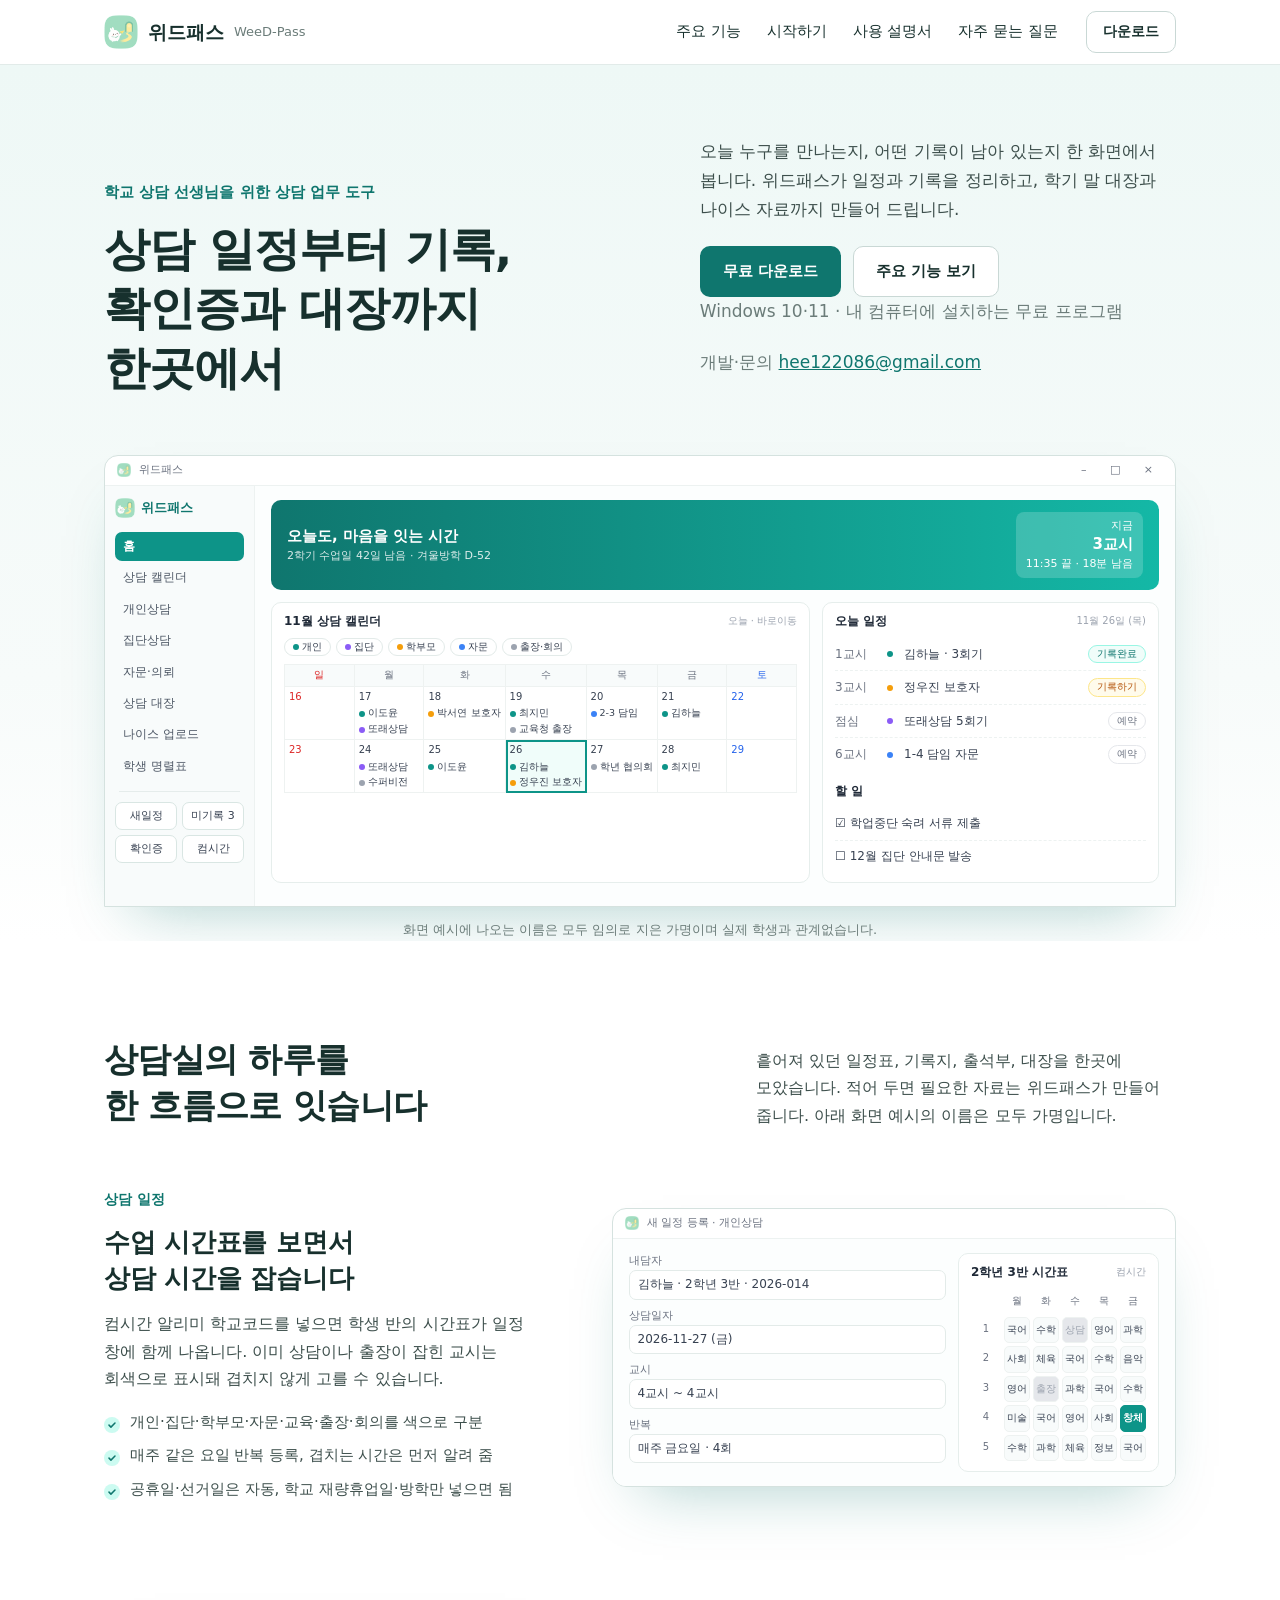
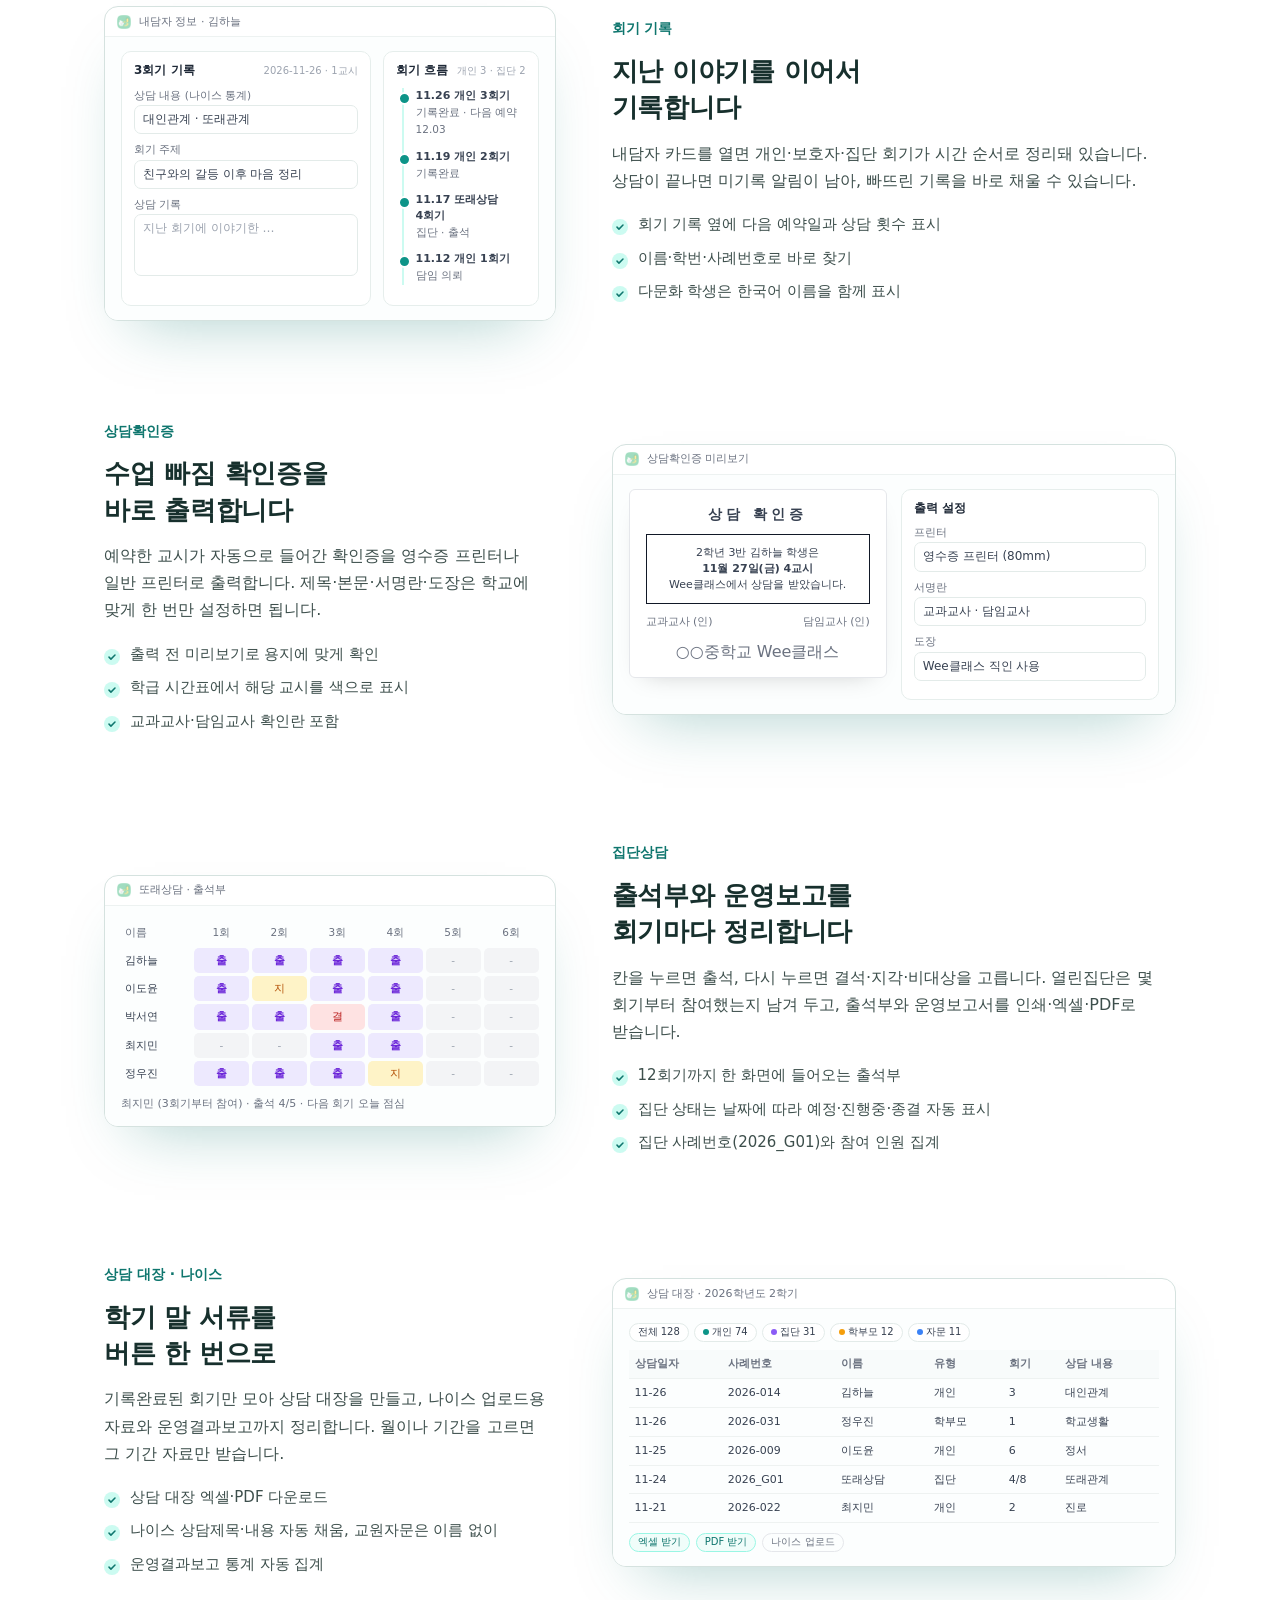
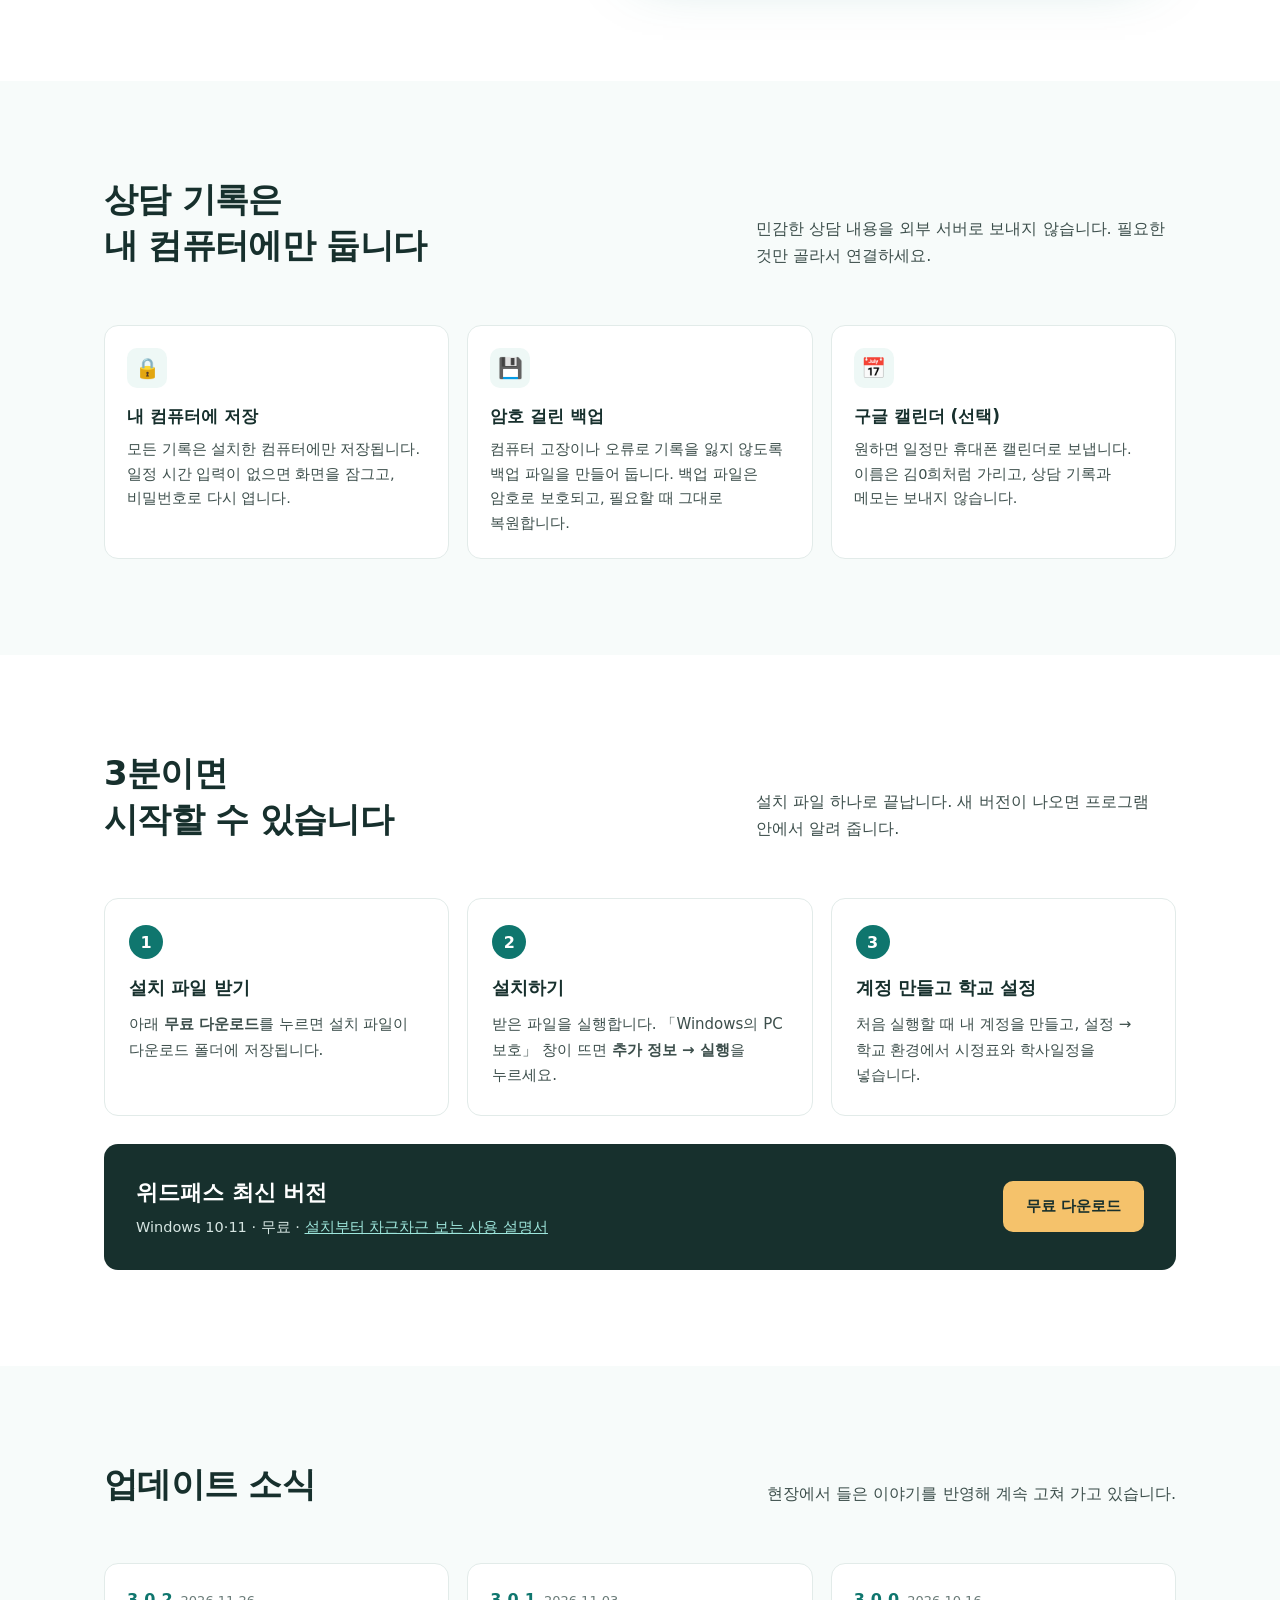
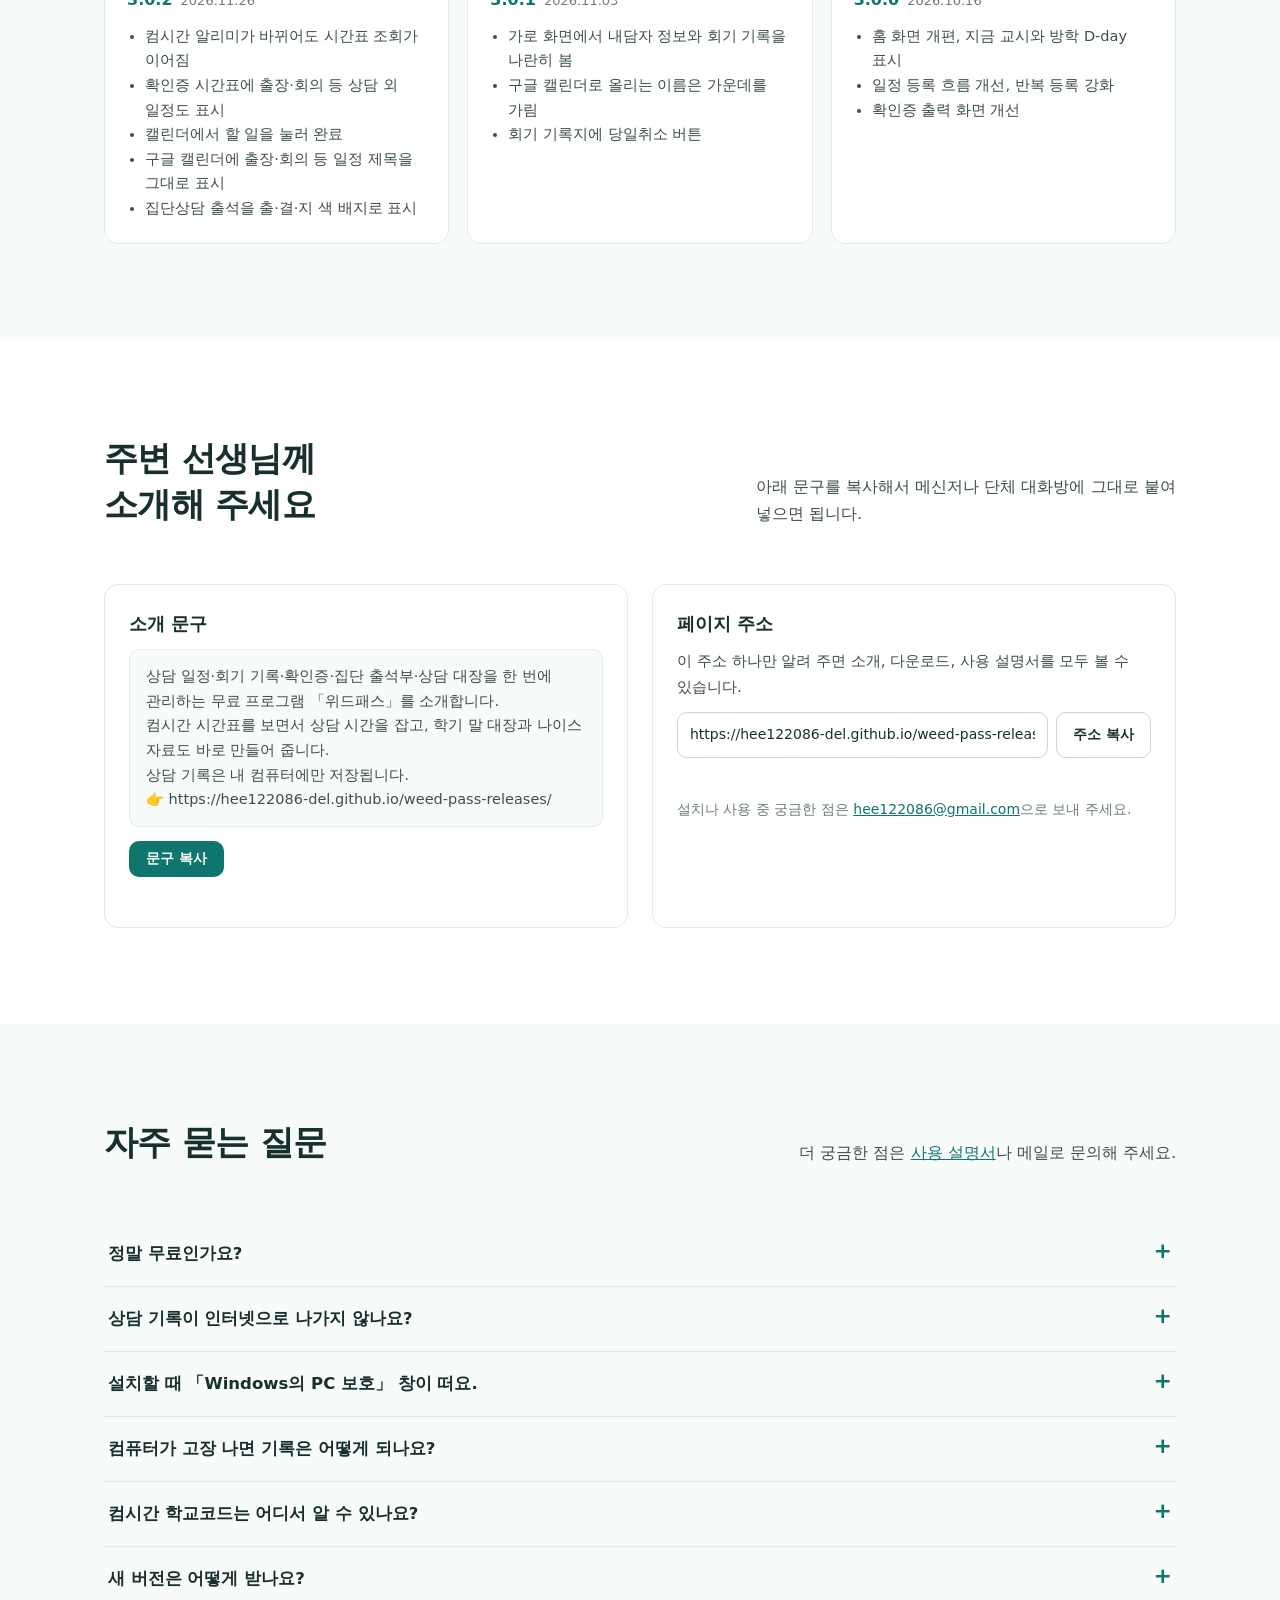
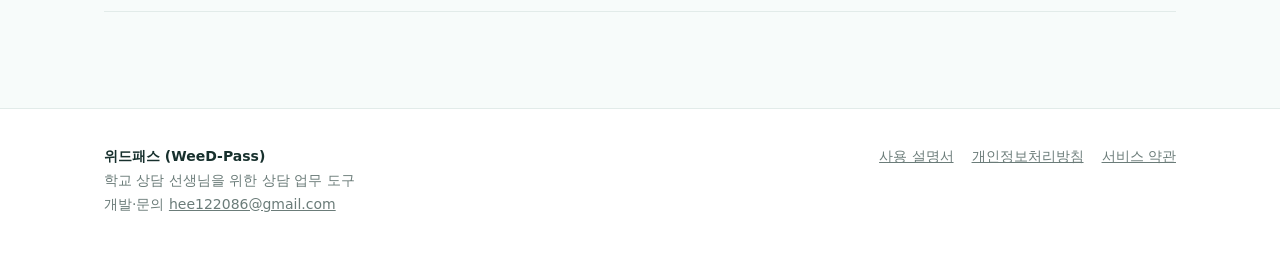
<file: index.html>
<!DOCTYPE html>
<html lang="ko">
  <head>
    <meta charset="utf-8" />
    <meta name="viewport" content="width=device-width, initial-scale=1" />
    <title>위드패스 (WeeD-Pass) — 학교 상담 일정과 기록을 한곳에서</title>
    <meta
      name="description"
      content="위드패스는 학교 상담 담당 교사를 위한 무료 데스크톱 프로그램입니다. 상담 일정, 회기 기록, 상담확인증, 집단상담 출석부, 상담 대장과 나이스 자료까지 내 컴퓨터에서 관리합니다."
    />
    <meta property="og:title" content="위드패스 — 학교 상담 일정과 기록을 한곳에서" />
    <meta
      property="og:description"
      content="상담 일정부터 회기 기록, 확인증, 상담 대장까지. 학교 상담 선생님을 위한 무료 프로그램"
    />
    <meta property="og:image" content="assets/icon.png" />
    <link rel="icon" href="assets/icon.png" />
    <link rel="stylesheet" href="site.css" />
  </head>
  <body>
    <header class="nav">
      <div class="wrap">
        <a class="logo" href="#top"><img src="assets/icon.png" alt="" />위드패스 <small>WeeD-Pass</small></a>
        <nav class="nav-links">
          <a href="#features">주요 기능</a>
          <a href="#start">시작하기</a>
          <a href="guide.html">사용 설명서</a>
          <a href="#faq">자주 묻는 질문</a>
        </nav>
        <a class="btn btn-line btn-sm" href="#start">다운로드</a>
      </div>
    </header>

    <section class="hero" id="top">
      <div class="wrap">
        <div class="hero-grid">
          <div>
            <p class="eyebrow">학교 상담 선생님을 위한 상담 업무 도구</p>
            <h1>상담 일정부터 기록,<br />확인증과 대장까지 한곳에서</h1>
          </div>
          <div class="hero-side">
            <p>
              오늘 누구를 만나는지, 어떤 기록이 남아 있는지 한 화면에서 봅니다. 위드패스가 일정과
              기록을 정리하고, 학기 말 대장과 나이스 자료까지 만들어 드립니다.
            </p>
            <div class="hero-actions">
              <a class="btn btn-primary js-download" href="#start">무료 다운로드</a>
              <a class="btn btn-line" href="#features">주요 기능 보기</a>
            </div>
            <p class="hero-note"><span class="js-version">Windows 10·11</span> · 내 컴퓨터에 설치하는 무료 프로그램</p>
            <p class="hero-note js-developer">개발·문의 <a href="mailto:hee122086@gmail.com">hee122086@gmail.com</a></p>
          </div>
        </div>

        <div class="hero-shot">
          <div class="window">
            <div class="titlebar"><img src="assets/icon.png" alt="" />위드패스<span class="dots">– □ ×</span></div>
            <div class="app">
              <aside class="side">
                <div class="brand"><img src="assets/icon.png" alt="" />위드패스</div>
                <div class="item on">홈</div>
                <div class="item">상담 캘린더</div>
                <div class="item">개인상담</div>
                <div class="item">집단상담</div>
                <div class="item">자문·의뢰</div>
                <div class="item">상담 대장</div>
                <div class="item">나이스 업로드</div>
                <div class="item">학생 명렬표</div>
                <div class="sep"></div>
                <div class="quick"><span>새일정</span><span>미기록 3</span><span>확인증</span><span>컴시간</span></div>
              </aside>
              <div class="main">
                <div class="banner">
                  <div>
                    <b>오늘도, 마음을 잇는 시간</b>
                    <div style="opacity: 0.85; font-size: 11px">2학기 수업일 42일 남음 · 겨울방학 D-52</div>
                  </div>
                  <div class="now">지금 <strong>3교시</strong>11:35 끝 · 18분 남음</div>
                </div>
                <div class="cols">
                  <div class="card">
                    <h4>11월 상담 캘린더 <small>오늘 · 바로이동</small></h4>
                    <div class="chips">
                      <span><i class="dot d-ind"></i>개인</span><span><i class="dot d-grp"></i>집단</span>
                      <span><i class="dot d-par"></i>학부모</span><span><i class="dot d-con"></i>자문</span>
                      <span><i class="dot d-etc"></i>출장·회의</span>
                    </div>
                    <div class="cal">
                      <div class="head sun">일</div><div class="head">월</div><div class="head">화</div><div class="head">수</div><div class="head">목</div><div class="head">금</div><div class="head sat">토</div>
                      <div class="sun">16</div>
                      <div>17<span class="ev"><i class="dot d-ind"></i>이도윤</span><span class="ev"><i class="dot d-grp"></i>또래상담</span></div>
                      <div>18<span class="ev"><i class="dot d-par"></i>박서연 보호자</span></div>
                      <div>19<span class="ev"><i class="dot d-ind"></i>최지민</span><span class="ev"><i class="dot d-etc"></i>교육청 출장</span></div>
                      <div>20<span class="ev"><i class="dot d-con"></i>2-3 담임</span></div>
                      <div>21<span class="ev"><i class="dot d-ind"></i>김하늘</span></div>
                      <div class="sat">22</div>
                      <div class="sun">23</div>
                      <div>24<span class="ev"><i class="dot d-grp"></i>또래상담</span><span class="ev"><i class="dot d-etc"></i>수퍼비전</span></div>
                      <div>25<span class="ev"><i class="dot d-ind"></i>이도윤</span></div>
                      <div class="today">26<span class="ev"><i class="dot d-ind"></i>김하늘</span><span class="ev"><i class="dot d-par"></i>정우진 보호자</span></div>
                      <div>27<span class="ev"><i class="dot d-etc"></i>학년 협의회</span></div>
                      <div>28<span class="ev"><i class="dot d-ind"></i>최지민</span></div>
                      <div class="sat">29</div>
                    </div>
                  </div>
                  <div class="card">
                    <h4>오늘 일정 <small>11월 26일 (목)</small></h4>
                    <ul class="list">
                      <li><span class="time">1교시</span><i class="dot d-ind"></i>김하늘 · 3회기<span class="tag done">기록완료</span></li>
                      <li><span class="time">3교시</span><i class="dot d-par"></i>정우진 보호자<span class="tag todo">기록하기</span></li>
                      <li><span class="time">점심</span><i class="dot d-grp"></i>또래상담 5회기<span class="tag plan">예약</span></li>
                      <li><span class="time">6교시</span><i class="dot d-con"></i>1-4 담임 자문<span class="tag plan">예약</span></li>
                    </ul>
                    <h4 style="margin-top: 12px">할 일</h4>
                    <ul class="list">
                      <li>☑ 학업중단 숙려 서류 제출</li>
                      <li>☐ 12월 집단 안내문 발송</li>
                    </ul>
                  </div>
                </div>
              </div>
            </div>
          </div>
          <p class="shot-note">화면 예시에 나오는 이름은 모두 임의로 지은 가명이며 실제 학생과 관계없습니다.</p>
        </div>
      </div>
    </section>

    <section class="section" id="features">
      <div class="wrap">
        <div class="section-head">
          <h2>상담실의 하루를<br />한 흐름으로 잇습니다</h2>
          <p>흩어져 있던 일정표, 기록지, 출석부, 대장을 한곳에 모았습니다. 적어 두면 필요한 자료는 위드패스가 만들어 줍니다. 아래 화면 예시의 이름은 모두 가명입니다.</p>
        </div>

        <div class="feature">
          <div>
            <span class="kicker">상담 일정</span>
            <h3>수업 시간표를 보면서<br />상담 시간을 잡습니다</h3>
            <p>컴시간 알리미 학교코드를 넣으면 학생 반의 시간표가 일정 창에 함께 나옵니다. 이미 상담이나 출장이 잡힌 교시는 회색으로 표시돼 겹치지 않게 고를 수 있습니다.</p>
            <ul class="checks">
              <li>개인·집단·학부모·자문·교육·출장·회의를 색으로 구분</li>
              <li>매주 같은 요일 반복 등록, 겹치는 시간은 먼저 알려 줌</li>
              <li>공휴일·선거일은 자동, 학교 재량휴업일·방학만 넣으면 됨</li>
            </ul>
          </div>
          <div class="window rounded">
            <div class="titlebar"><img src="assets/icon.png" alt="" />새 일정 등록 · 개인상담</div>
            <div class="main">
              <div class="cols">
                <div>
                  <div class="field"><label>내담자</label><div>김하늘 · 2학년 3반 · 2026-014</div></div>
                  <div class="field"><label>상담일자</label><div>2026-11-27 (금)</div></div>
                  <div class="field"><label>교시</label><div>4교시 ~ 4교시</div></div>
                  <div class="field"><label>반복</label><div>매주 금요일 · 4회</div></div>
                </div>
                <div class="card">
                  <h4>2학년 3반 시간표 <small>컴시간</small></h4>
                  <div class="tt">
                    <div class="h"></div><div class="h">월</div><div class="h">화</div><div class="h">수</div><div class="h">목</div><div class="h">금</div>
                    <div class="h">1</div><div>국어</div><div>수학</div><div class="busy">상담</div><div>영어</div><div>과학</div>
                    <div class="h">2</div><div>사회</div><div>체육</div><div>국어</div><div>수학</div><div>음악</div>
                    <div class="h">3</div><div>영어</div><div class="busy">출장</div><div>과학</div><div>국어</div><div>수학</div>
                    <div class="h">4</div><div>미술</div><div>국어</div><div>영어</div><div>사회</div><div class="pick">창체</div>
                    <div class="h">5</div><div>수학</div><div>과학</div><div>체육</div><div>정보</div><div>국어</div>
                  </div>
                </div>
              </div>
            </div>
          </div>
        </div>

        <div class="feature flip">
          <div>
            <span class="kicker">회기 기록</span>
            <h3>지난 이야기를 이어서<br />기록합니다</h3>
            <p>내담자 카드를 열면 개인·보호자·집단 회기가 시간 순서로 정리돼 있습니다. 상담이 끝나면 미기록 알림이 남아, 빠뜨린 기록을 바로 채울 수 있습니다.</p>
            <ul class="checks">
              <li>회기 기록 옆에 다음 예약일과 상담 횟수 표시</li>
              <li>이름·학번·사례번호로 바로 찾기</li>
              <li>다문화 학생은 한국어 이름을 함께 표시</li>
            </ul>
          </div>
          <div class="window rounded">
            <div class="titlebar"><img src="assets/icon.png" alt="" />내담자 정보 · 김하늘</div>
            <div class="main">
              <div class="cols">
                <div class="card">
                  <h4>3회기 기록 <small>2026-11-26 · 1교시</small></h4>
                  <div class="field"><label>상담 내용 (나이스 통계)</label><div>대인관계 · 또래관계</div></div>
                  <div class="field"><label>회기 주제</label><div>친구와의 갈등 이후 마음 정리</div></div>
                  <div class="field"><label>상담 기록</label><div class="tall">지난 회기에 이야기한 …</div></div>
                </div>
                <div class="card">
                  <h4>회기 흐름 <small>개인 3 · 집단 2</small></h4>
                  <div class="timeline">
                    <div><b>11.26 개인 3회기</b><span>기록완료 · 다음 예약 12.03</span></div>
                    <div><b>11.19 개인 2회기</b><span>기록완료</span></div>
                    <div><b>11.17 또래상담 4회기</b><span>집단 · 출석</span></div>
                    <div><b>11.12 개인 1회기</b><span>담임 의뢰</span></div>
                  </div>
                </div>
              </div>
            </div>
          </div>
        </div>

        <div class="feature">
          <div>
            <span class="kicker">상담확인증</span>
            <h3>수업 빠짐 확인증을<br />바로 출력합니다</h3>
            <p>예약한 교시가 자동으로 들어간 확인증을 영수증 프린터나 일반 프린터로 출력합니다. 제목·본문·서명란·도장은 학교에 맞게 한 번만 설정하면 됩니다.</p>
            <ul class="checks">
              <li>출력 전 미리보기로 용지에 맞게 확인</li>
              <li>학급 시간표에서 해당 교시를 색으로 표시</li>
              <li>교과교사·담임교사 확인란 포함</li>
            </ul>
          </div>
          <div class="window rounded">
            <div class="titlebar"><img src="assets/icon.png" alt="" />상담확인증 미리보기</div>
            <div class="main" style="display: grid; grid-template-columns: 1fr 1fr; gap: 14px; align-items: start">
              <div class="slip">
                <h5>상담 확인증</h5>
                <div class="box">2학년 3반 김하늘 학생은<br /><b>11월 27일(금) 4교시</b><br />Wee클래스에서 상담을 받았습니다.</div>
                <div class="sign"><span>교과교사 (인)</span><span>담임교사 (인)</span></div>
                <p style="margin: 10px 0 0; text-align: center; color: #6b7280">○○중학교 Wee클래스</p>
              </div>
              <div class="card">
                <h4>출력 설정</h4>
                <div class="field"><label>프린터</label><div>영수증 프린터 (80mm)</div></div>
                <div class="field"><label>서명란</label><div>교과교사 · 담임교사</div></div>
                <div class="field"><label>도장</label><div>Wee클래스 직인 사용</div></div>
              </div>
            </div>
          </div>
        </div>

        <div class="feature flip">
          <div>
            <span class="kicker">집단상담</span>
            <h3>출석부와 운영보고를<br />회기마다 정리합니다</h3>
            <p>칸을 누르면 출석, 다시 누르면 결석·지각·비대상을 고릅니다. 열린집단은 몇 회기부터 참여했는지 남겨 두고, 출석부와 운영보고서를 인쇄·엑셀·PDF로 받습니다.</p>
            <ul class="checks">
              <li>12회기까지 한 화면에 들어오는 출석부</li>
              <li>집단 상태는 날짜에 따라 예정·진행중·종결 자동 표시</li>
              <li>집단 사례번호(2026_G01)와 참여 인원 집계</li>
            </ul>
          </div>
          <div class="window rounded">
            <div class="titlebar"><img src="assets/icon.png" alt="" />또래상담 · 출석부</div>
            <div class="main">
              <div class="att">
                <div class="n hd">이름</div><div class="hd">1회</div><div class="hd">2회</div><div class="hd">3회</div><div class="hd">4회</div><div class="hd">5회</div><div class="hd">6회</div>
                <div class="n">김하늘</div><div class="o">출</div><div class="o">출</div><div class="o">출</div><div class="o">출</div><div class="e">-</div><div class="e">-</div>
                <div class="n">이도윤</div><div class="o">출</div><div class="l">지</div><div class="o">출</div><div class="o">출</div><div class="e">-</div><div class="e">-</div>
                <div class="n">박서연</div><div class="o">출</div><div class="o">출</div><div class="x">결</div><div class="o">출</div><div class="e">-</div><div class="e">-</div>
                <div class="n">최지민</div><div class="e">-</div><div class="e">-</div><div class="o">출</div><div class="o">출</div><div class="e">-</div><div class="e">-</div>
                <div class="n">정우진</div><div class="o">출</div><div class="o">출</div><div class="o">출</div><div class="l">지</div><div class="e">-</div><div class="e">-</div>
              </div>
              <p style="margin: 10px 0 0; color: #6b7280; font-size: 11px">최지민 (3회기부터 참여) · 출석 4/5 · 다음 회기 오늘 점심</p>
            </div>
          </div>
        </div>

        <div class="feature">
          <div>
            <span class="kicker">상담 대장 · 나이스</span>
            <h3>학기 말 서류를<br />버튼 한 번으로</h3>
            <p>기록완료된 회기만 모아 상담 대장을 만들고, 나이스 업로드용 자료와 운영결과보고까지 정리합니다. 월이나 기간을 고르면 그 기간 자료만 받습니다.</p>
            <ul class="checks">
              <li>상담 대장 엑셀·PDF 다운로드</li>
              <li>나이스 상담제목·내용 자동 채움, 교원자문은 이름 없이</li>
              <li>운영결과보고 통계 자동 집계</li>
            </ul>
          </div>
          <div class="window rounded">
            <div class="titlebar"><img src="assets/icon.png" alt="" />상담 대장 · 2026학년도 2학기</div>
            <div class="main">
              <div class="chips"><span>전체 128</span><span><i class="dot d-ind"></i>개인 74</span><span><i class="dot d-grp"></i>집단 31</span><span><i class="dot d-par"></i>학부모 12</span><span><i class="dot d-con"></i>자문 11</span></div>
              <table class="table">
                <thead><tr><th>상담일자</th><th>사례번호</th><th>이름</th><th>유형</th><th>회기</th><th>상담 내용</th></tr></thead>
                <tbody>
                  <tr><td>11-26</td><td>2026-014</td><td>김하늘</td><td>개인</td><td>3</td><td>대인관계</td></tr>
                  <tr><td>11-26</td><td>2026-031</td><td>정우진</td><td>학부모</td><td>1</td><td>학교생활</td></tr>
                  <tr><td>11-25</td><td>2026-009</td><td>이도윤</td><td>개인</td><td>6</td><td>정서</td></tr>
                  <tr><td>11-24</td><td>2026_G01</td><td>또래상담</td><td>집단</td><td>4/8</td><td>또래관계</td></tr>
                  <tr><td>11-21</td><td>2026-022</td><td>최지민</td><td>개인</td><td>2</td><td>진로</td></tr>
                </tbody>
              </table>
              <div style="display: flex; gap: 6px; margin-top: 10px">
                <span class="tag done" style="margin: 0">엑셀 받기</span><span class="tag done" style="margin: 0">PDF 받기</span><span class="tag plan" style="margin: 0">나이스 업로드</span>
              </div>
            </div>
          </div>
        </div>
      </div>
    </section>

    <section class="section alt">
      <div class="wrap">
        <div class="section-head">
          <h2>상담 기록은<br />내 컴퓨터에만 둡니다</h2>
          <p>민감한 상담 내용을 외부 서버로 보내지 않습니다. 필요한 것만 골라서 연결하세요.</p>
        </div>
        <div class="mini-grid">
          <div class="mini">
            <div class="ico">🔒</div>
            <h4>내 컴퓨터에 저장</h4>
            <p>모든 기록은 설치한 컴퓨터에만 저장됩니다. 일정 시간 입력이 없으면 화면을 잠그고, 비밀번호로 다시 엽니다.</p>
          </div>
          <div class="mini">
            <div class="ico">💾</div>
            <h4>암호 걸린 백업</h4>
            <p>컴퓨터 고장이나 오류로 기록을 잃지 않도록 백업 파일을 만들어 둡니다. 백업 파일은 암호로 보호되고, 필요할 때 그대로 복원합니다.</p>
          </div>
          <div class="mini">
            <div class="ico">📅</div>
            <h4>구글 캘린더 (선택)</h4>
            <p>원하면 일정만 휴대폰 캘린더로 보냅니다. 이름은 김0희처럼 가리고, 상담 기록과 메모는 보내지 않습니다.</p>
          </div>
        </div>
      </div>
    </section>

    <section class="section" id="start">
      <div class="wrap">
        <div class="section-head">
          <h2>3분이면<br />시작할 수 있습니다</h2>
          <p>설치 파일 하나로 끝납니다. 새 버전이 나오면 프로그램 안에서 알려 줍니다.</p>
        </div>
        <div class="steps">
          <div class="step">
            <h4>설치 파일 받기</h4>
            <p>아래 <b>무료 다운로드</b>를 누르면 설치 파일이 다운로드 폴더에 저장됩니다.</p>
          </div>
          <div class="step">
            <h4>설치하기</h4>
            <p>받은 파일을 실행합니다. 「Windows의 PC 보호」 창이 뜨면 <b>추가 정보 → 실행</b>을 누르세요.</p>
          </div>
          <div class="step">
            <h4>계정 만들고 학교 설정</h4>
            <p>처음 실행할 때 내 계정을 만들고, 설정 → 학교 환경에서 시정표와 학사일정을 넣습니다.</p>
          </div>
        </div>
        <div class="download-box">
          <div>
            <h3>위드패스 <span class="js-version-only">최신 버전</span></h3>
            <p>Windows 10·11 · 무료 · <a href="guide.html" style="color: #9ee6dc">설치부터 차근차근 보는 사용 설명서</a></p>
          </div>
          <a class="btn btn-primary js-download" href="#">무료 다운로드</a>
        </div>
      </div>
    </section>

    <section class="section alt">
      <div class="wrap">
        <div class="section-head">
          <h2>업데이트 소식</h2>
          <p>현장에서 들은 이야기를 반영해 계속 고쳐 가고 있습니다.</p>
        </div>
        <div class="news">
          <article>
            <span class="ver">3.0.2</span><time>2026.11.26</time>
            <ul>
              <li>컴시간 알리미가 바뀌어도 시간표 조회가 이어짐</li>
              <li>확인증 시간표에 출장·회의 등 상담 외 일정도 표시</li>
              <li>캘린더에서 할 일을 눌러 완료</li>
              <li>구글 캘린더에 출장·회의 등 일정 제목을 그대로 표시</li>
              <li>집단상담 출석을 출·결·지 색 배지로 표시</li>
            </ul>
          </article>
          <article>
            <span class="ver">3.0.1</span><time>2026.11.03</time>
            <ul>
              <li>가로 화면에서 내담자 정보와 회기 기록을 나란히 봄</li>
              <li>구글 캘린더로 올리는 이름은 가운데를 가림</li>
              <li>회기 기록지에 당일취소 버튼</li>
            </ul>
          </article>
          <article>
            <span class="ver">3.0.0</span><time>2026.10.16</time>
            <ul>
              <li>홈 화면 개편, 지금 교시와 방학 D-day 표시</li>
              <li>일정 등록 흐름 개선, 반복 등록 강화</li>
              <li>확인증 출력 화면 개선</li>
            </ul>
          </article>
        </div>
      </div>
    </section>

    <section class="section" id="share">
      <div class="wrap">
        <div class="section-head">
          <h2>주변 선생님께<br />소개해 주세요</h2>
          <p>아래 문구를 복사해서 메신저나 단체 대화방에 그대로 붙여 넣으면 됩니다.</p>
        </div>
        <div class="share">
          <div class="share-card">
            <h4>소개 문구</h4>
            <div class="share-text" id="shareText">상담 일정·회기 기록·확인증·집단 출석부·상담 대장을 한 번에 관리하는 무료 프로그램 「위드패스」를 소개합니다.
컴시간 시간표를 보면서 상담 시간을 잡고, 학기 말 대장과 나이스 자료도 바로 만들어 줍니다.
상담 기록은 내 컴퓨터에만 저장됩니다.
👉 https://hee122086-del.github.io/weed-pass-releases/</div>
            <button class="btn btn-primary btn-sm" type="button" data-copy="shareText">문구 복사</button>
            <div class="copied" id="copiedText"></div>
          </div>
          <div class="share-card">
            <h4>페이지 주소</h4>
            <p style="margin: 0 0 12px; font-size: 15px">이 주소 하나만 알려 주면 소개, 다운로드, 사용 설명서를 모두 볼 수 있습니다.</p>
            <div class="link-row">
              <input id="shareLink" readonly value="https://hee122086-del.github.io/weed-pass-releases/" />
              <button class="btn btn-line btn-sm" type="button" data-copy="shareLink">주소 복사</button>
            </div>
            <div class="copied" id="copiedLink"></div>
            <p style="margin: 14px 0 0; font-size: 14px; color: var(--muted)">설치나 사용 중 궁금한 점은 <a href="mailto:hee122086@gmail.com">hee122086@gmail.com</a>으로 보내 주세요.</p>
          </div>
        </div>
      </div>
    </section>

    <section class="section alt" id="faq">
      <div class="wrap">
        <div class="section-head">
          <h2>자주 묻는 질문</h2>
          <p>더 궁금한 점은 <a href="guide.html">사용 설명서</a>나 메일로 문의해 주세요.</p>
        </div>
        <div class="faq">
          <details>
            <summary>정말 무료인가요?</summary>
            <p>네. 학교 상담 업무에 쓰도록 만든 프로그램이며 비용을 받지 않습니다.</p>
          </details>
          <details>
            <summary>상담 기록이 인터넷으로 나가지 않나요?</summary>
            <p>상담 기록은 설치한 컴퓨터에만 저장됩니다. 인터넷을 쓰는 기능은 컴시간 시간표 조회, 공휴일 불러오기, 업데이트 확인, 그리고 직접 켠 경우의 구글 캘린더 일정 내보내기뿐입니다. 구글 캘린더에는 가린 이름과 날짜·시간만 올라갑니다.</p>
          </details>
          <details>
            <summary>설치할 때 「Windows의 PC 보호」 창이 떠요.</summary>
            <p>개인이 만든 프로그램이라 처음에 나오는 안내입니다. <b>추가 정보</b>를 누른 뒤 <b>실행</b>을 누르면 설치됩니다.</p>
          </details>
          <details>
            <summary>컴퓨터가 고장 나면 기록은 어떻게 되나요?</summary>
            <p>컴퓨터 오류로 기록을 잃지 않도록 설정 → 데이터 백업에서 백업 파일을 저장해 두세요. 문제가 생기면 위드패스를 다시 설치한 뒤 같은 메뉴에서 복원하면 됩니다. 백업 파일을 만들 때 정한 암호가 필요합니다.</p>
          </details>
          <details>
            <summary>컴시간 학교코드는 어디서 알 수 있나요?</summary>
            <p>컴시간 알리미의 교사용 학교코드이며 나이스 학교코드와 다릅니다. 학교 시간표 담당(일과계) 선생님께 문의해 주세요. 코드가 없어도 교시를 직접 골라 예약과 확인증 출력은 할 수 있습니다.</p>
          </details>
          <details>
            <summary>새 버전은 어떻게 받나요?</summary>
            <p>위드패스를 켜면 새 버전이 있는지 확인해서 알려 줍니다. 안내에 따라 받으면 기록은 그대로 두고 프로그램만 바뀝니다.</p>
          </details>
        </div>
      </div>
    </section>

    <footer class="foot">
      <div class="wrap">
        <div>
          <b style="color: var(--ink)">위드패스 (WeeD-Pass)</b><br />
          학교 상담 선생님을 위한 상담 업무 도구<br />
          <span class="js-developer">개발·문의 <a href="mailto:hee122086@gmail.com">hee122086@gmail.com</a></span>
        </div>
        <nav>
          <a href="guide.html">사용 설명서</a>
          <a href="privacy.html">개인정보처리방침</a>
          <a href="terms.html">서비스 약관</a>
        </nav>
      </div>
    </footer>

    <script src="download.js"></script>
  </body>
</html>
</file>
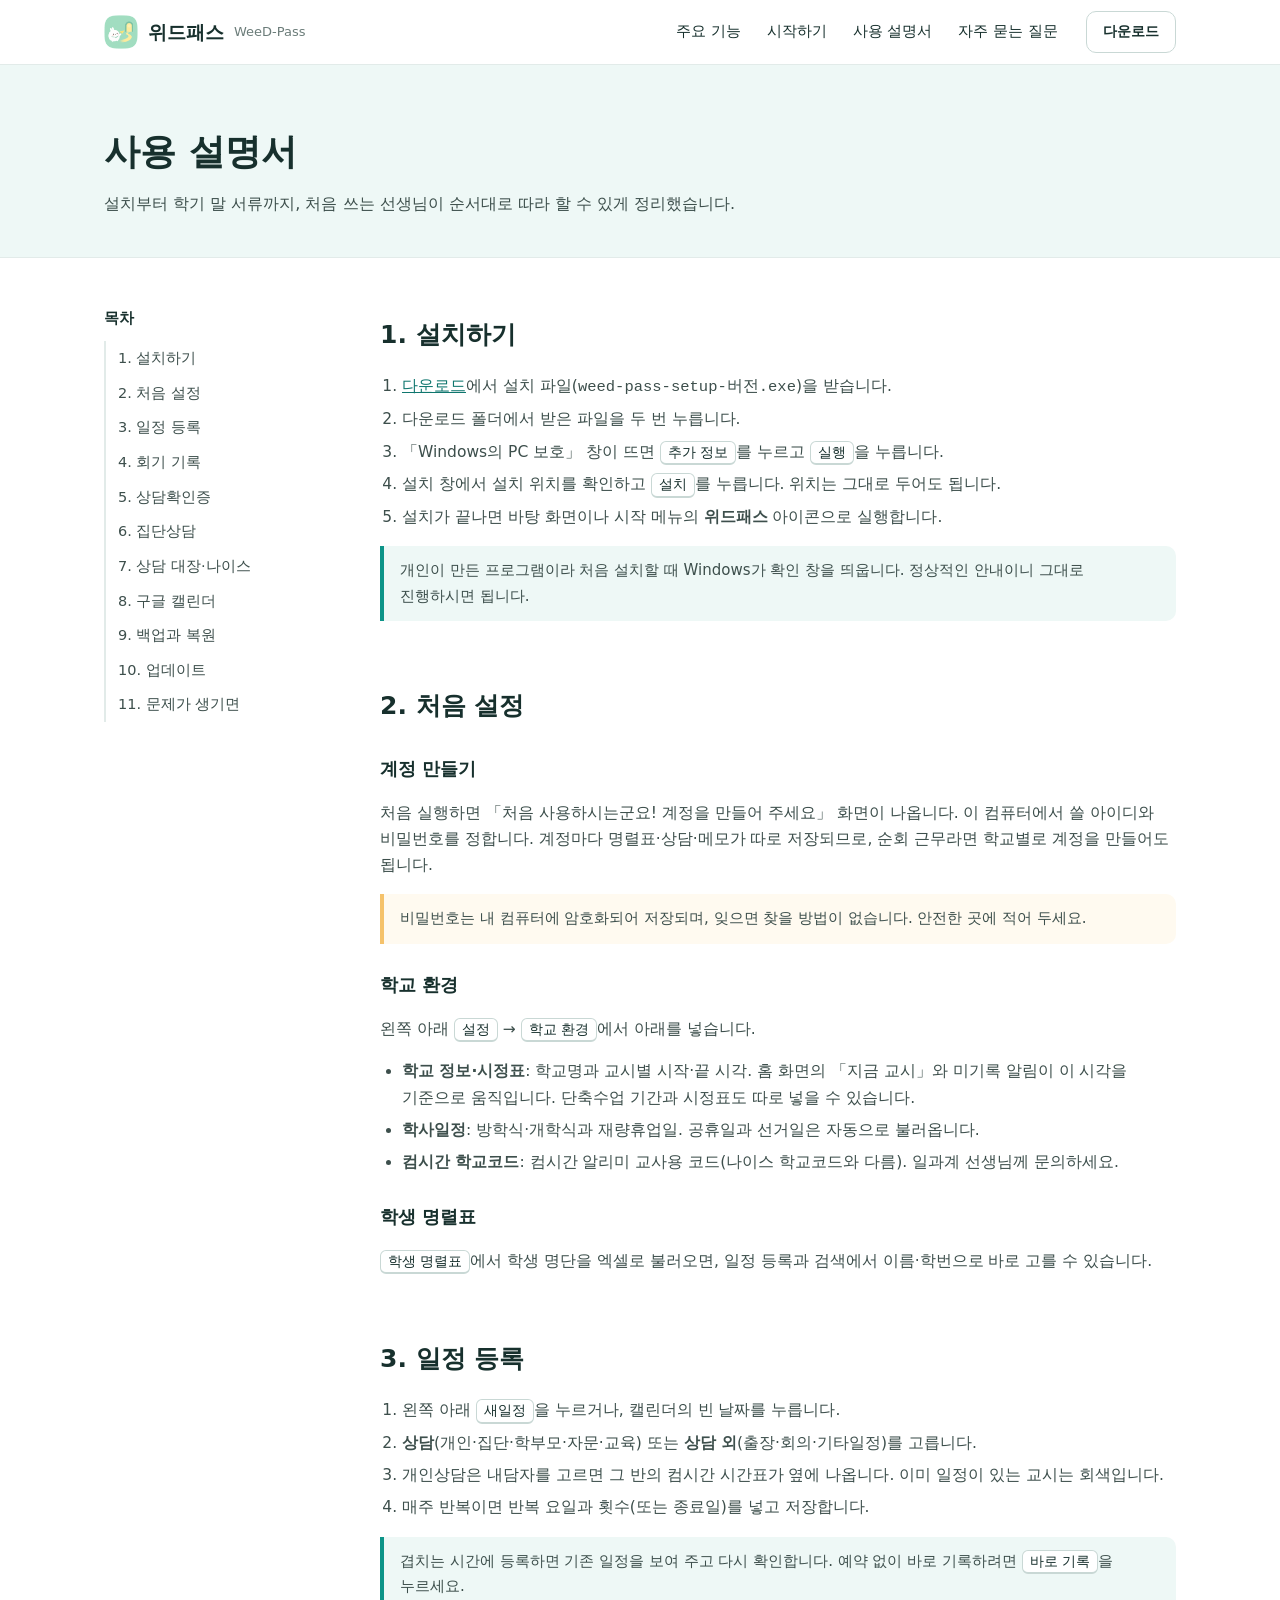
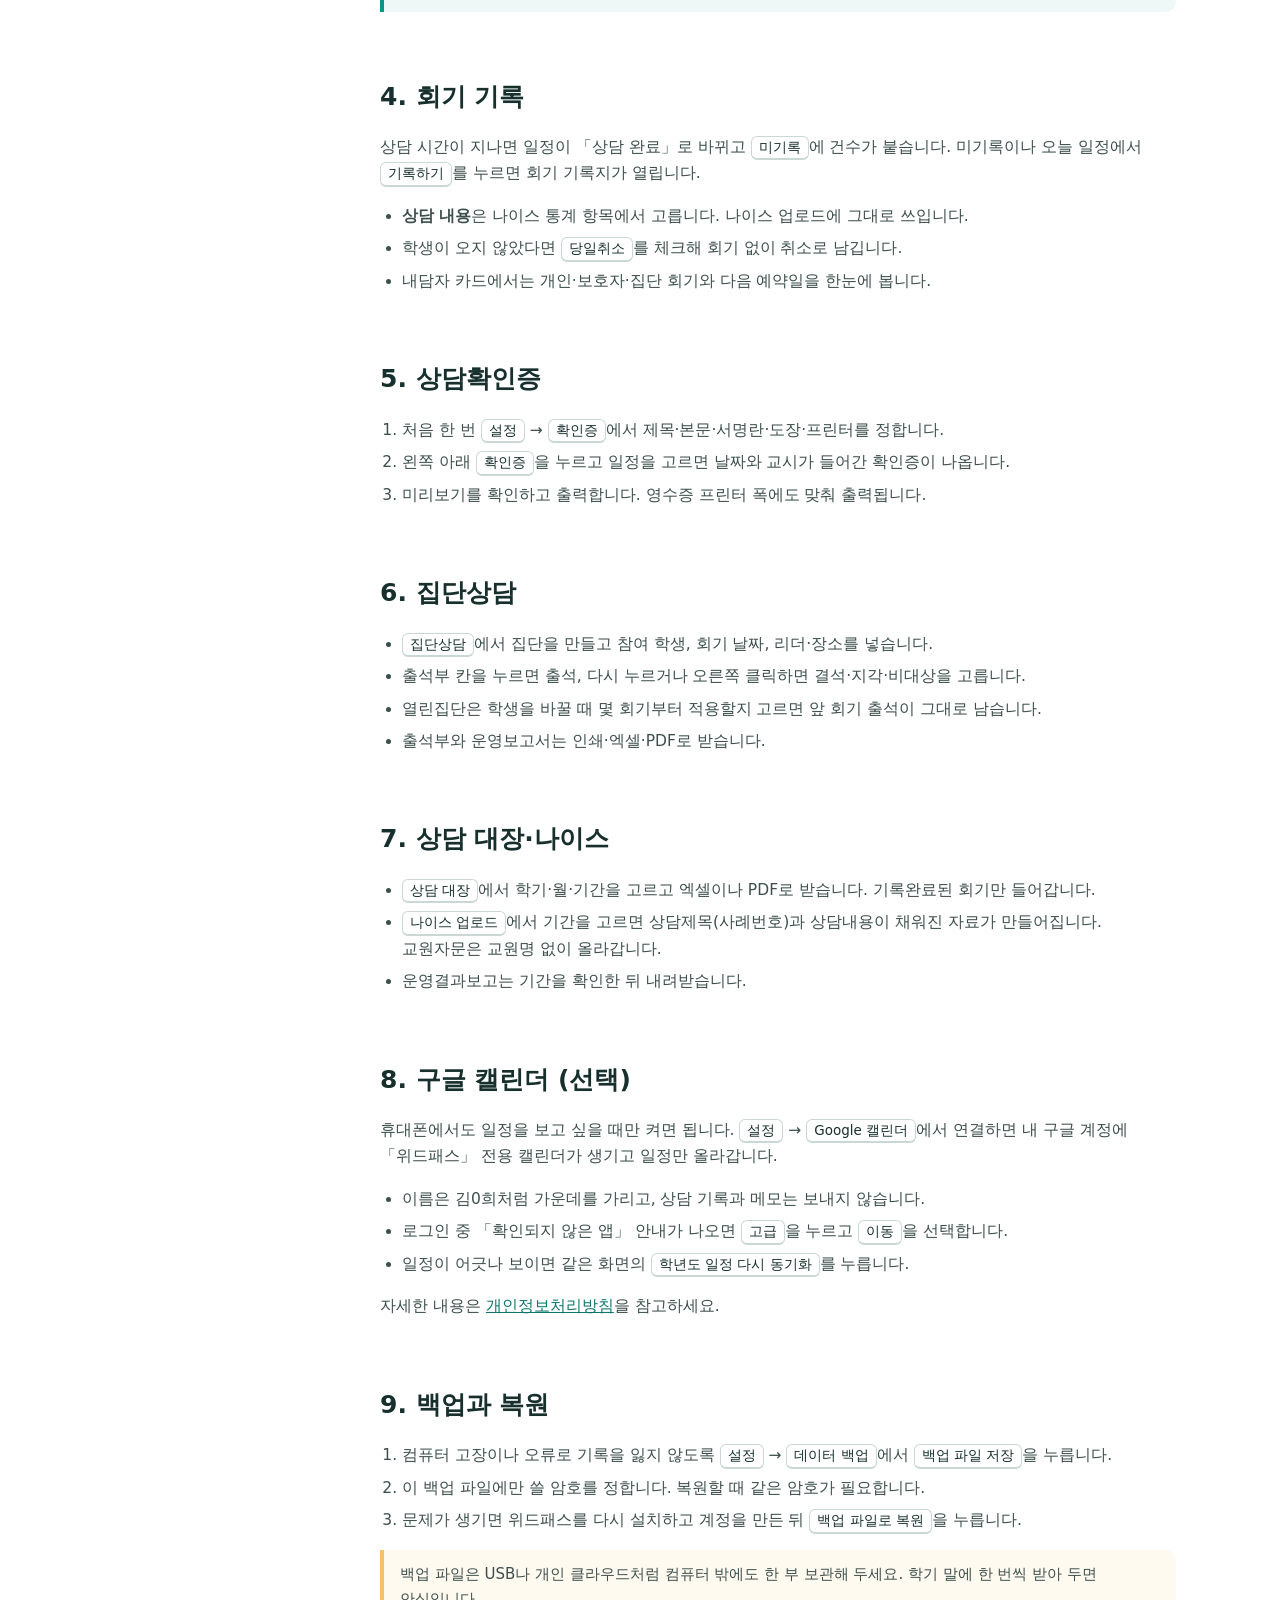
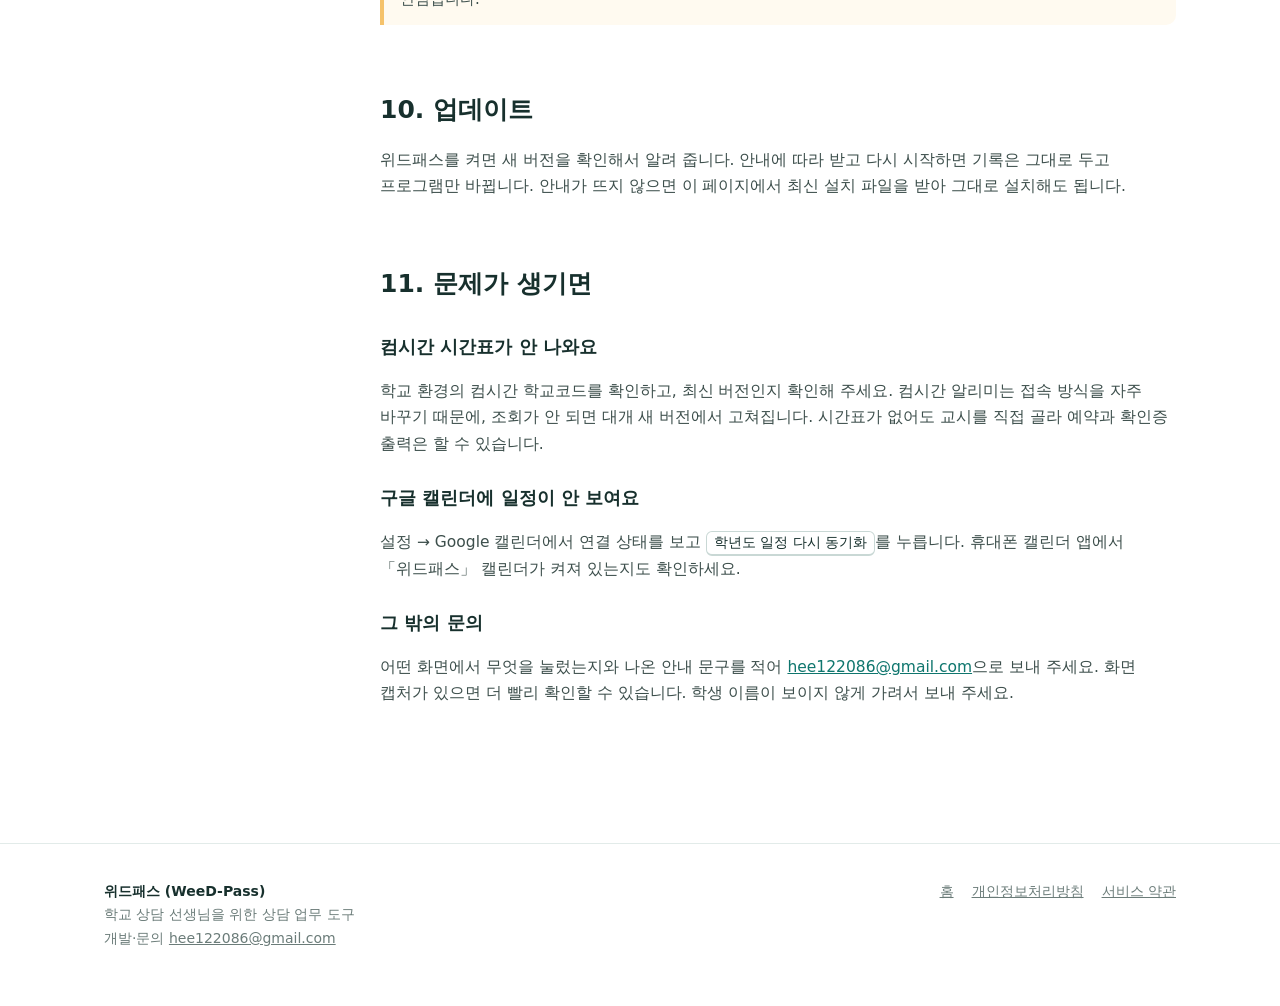
<file: guide.html>
<!DOCTYPE html>
<html lang="ko">
  <head>
    <meta charset="utf-8" />
    <meta name="viewport" content="width=device-width, initial-scale=1" />
    <title>사용 설명서 — 위드패스 (WeeD-Pass)</title>
    <meta name="description" content="위드패스 설치, 처음 설정, 일정 등록, 회기 기록, 상담확인증, 집단상담, 상담 대장, 백업 방법을 안내합니다." />
    <link rel="icon" href="assets/icon.png" />
    <link rel="stylesheet" href="site.css" />
  </head>
  <body>
    <header class="nav">
      <div class="wrap">
        <a class="logo" href="index.html"><img src="assets/icon.png" alt="" />위드패스 <small>WeeD-Pass</small></a>
        <nav class="nav-links">
          <a href="index.html#features">주요 기능</a>
          <a href="index.html#start">시작하기</a>
          <a href="guide.html">사용 설명서</a>
          <a href="index.html#faq">자주 묻는 질문</a>
        </nav>
        <a class="btn btn-line btn-sm js-download" href="index.html#start">다운로드</a>
      </div>
    </header>

    <header class="guide-head">
      <div class="wrap">
        <h1>사용 설명서</h1>
        <p>설치부터 학기 말 서류까지, 처음 쓰는 선생님이 순서대로 따라 할 수 있게 정리했습니다.</p>
      </div>
    </header>

    <div class="wrap guide">
      <nav class="toc">
        <b>목차</b>
        <a href="#install">1. 설치하기</a>
        <a href="#setup">2. 처음 설정</a>
        <a href="#schedule">3. 일정 등록</a>
        <a href="#record">4. 회기 기록</a>
        <a href="#slip">5. 상담확인증</a>
        <a href="#group">6. 집단상담</a>
        <a href="#ledger">7. 상담 대장·나이스</a>
        <a href="#google">8. 구글 캘린더</a>
        <a href="#backup">9. 백업과 복원</a>
        <a href="#update">10. 업데이트</a>
        <a href="#trouble">11. 문제가 생기면</a>
      </nav>

      <main class="doc">
        <section id="install">
          <h2>1. 설치하기</h2>
          <ol>
            <li><a href="index.html#start">다운로드</a>에서 설치 파일(<code>weed-pass-setup-버전.exe</code>)을 받습니다.</li>
            <li>다운로드 폴더에서 받은 파일을 두 번 누릅니다.</li>
            <li>「Windows의 PC 보호」 창이 뜨면 <span class="ui">추가 정보</span>를 누르고 <span class="ui">실행</span>을 누릅니다.</li>
            <li>설치 창에서 설치 위치를 확인하고 <span class="ui">설치</span>를 누릅니다. 위치는 그대로 두어도 됩니다.</li>
            <li>설치가 끝나면 바탕 화면이나 시작 메뉴의 <b>위드패스</b> 아이콘으로 실행합니다.</li>
          </ol>
          <div class="tip">개인이 만든 프로그램이라 처음 설치할 때 Windows가 확인 창을 띄웁니다. 정상적인 안내이니 그대로 진행하시면 됩니다.</div>
        </section>

        <section id="setup">
          <h2>2. 처음 설정</h2>
          <h3>계정 만들기</h3>
          <p>처음 실행하면 「처음 사용하시는군요! 계정을 만들어 주세요」 화면이 나옵니다. 이 컴퓨터에서 쓸 아이디와 비밀번호를 정합니다. 계정마다 명렬표·상담·메모가 따로 저장되므로, 순회 근무라면 학교별로 계정을 만들어도 됩니다.</p>
          <div class="tip warn">비밀번호는 내 컴퓨터에 암호화되어 저장되며, 잊으면 찾을 방법이 없습니다. 안전한 곳에 적어 두세요.</div>
          <h3>학교 환경</h3>
          <p>왼쪽 아래 <span class="ui">설정</span> → <span class="ui">학교 환경</span>에서 아래를 넣습니다.</p>
          <ul>
            <li><b>학교 정보·시정표</b>: 학교명과 교시별 시작·끝 시각. 홈 화면의 「지금 교시」와 미기록 알림이 이 시각을 기준으로 움직입니다. 단축수업 기간과 시정표도 따로 넣을 수 있습니다.</li>
            <li><b>학사일정</b>: 방학식·개학식과 재량휴업일. 공휴일과 선거일은 자동으로 불러옵니다.</li>
            <li><b>컴시간 학교코드</b>: 컴시간 알리미 교사용 코드(나이스 학교코드와 다름). 일과계 선생님께 문의하세요.</li>
          </ul>
          <h3>학생 명렬표</h3>
          <p><span class="ui">학생 명렬표</span>에서 학생 명단을 엑셀로 불러오면, 일정 등록과 검색에서 이름·학번으로 바로 고를 수 있습니다.</p>
        </section>

        <section id="schedule">
          <h2>3. 일정 등록</h2>
          <ol>
            <li>왼쪽 아래 <span class="ui">새일정</span>을 누르거나, 캘린더의 빈 날짜를 누릅니다.</li>
            <li><b>상담</b>(개인·집단·학부모·자문·교육) 또는 <b>상담 외</b>(출장·회의·기타일정)를 고릅니다.</li>
            <li>개인상담은 내담자를 고르면 그 반의 컴시간 시간표가 옆에 나옵니다. 이미 일정이 있는 교시는 회색입니다.</li>
            <li>매주 반복이면 반복 요일과 횟수(또는 종료일)를 넣고 저장합니다.</li>
          </ol>
          <div class="tip">겹치는 시간에 등록하면 기존 일정을 보여 주고 다시 확인합니다. 예약 없이 바로 기록하려면 <span class="ui">바로 기록</span>을 누르세요.</div>
        </section>

        <section id="record">
          <h2>4. 회기 기록</h2>
          <p>상담 시간이 지나면 일정이 「상담 완료」로 바뀌고 <span class="ui">미기록</span>에 건수가 붙습니다. 미기록이나 오늘 일정에서 <span class="ui">기록하기</span>를 누르면 회기 기록지가 열립니다.</p>
          <ul>
            <li><b>상담 내용</b>은 나이스 통계 항목에서 고릅니다. 나이스 업로드에 그대로 쓰입니다.</li>
            <li>학생이 오지 않았다면 <span class="ui">당일취소</span>를 체크해 회기 없이 취소로 남깁니다.</li>
            <li>내담자 카드에서는 개인·보호자·집단 회기와 다음 예약일을 한눈에 봅니다.</li>
          </ul>
        </section>

        <section id="slip">
          <h2>5. 상담확인증</h2>
          <ol>
            <li>처음 한 번 <span class="ui">설정</span> → <span class="ui">확인증</span>에서 제목·본문·서명란·도장·프린터를 정합니다.</li>
            <li>왼쪽 아래 <span class="ui">확인증</span>을 누르고 일정을 고르면 날짜와 교시가 들어간 확인증이 나옵니다.</li>
            <li>미리보기를 확인하고 출력합니다. 영수증 프린터 폭에도 맞춰 출력됩니다.</li>
          </ol>
        </section>

        <section id="group">
          <h2>6. 집단상담</h2>
          <ul>
            <li><span class="ui">집단상담</span>에서 집단을 만들고 참여 학생, 회기 날짜, 리더·장소를 넣습니다.</li>
            <li>출석부 칸을 누르면 출석, 다시 누르거나 오른쪽 클릭하면 결석·지각·비대상을 고릅니다.</li>
            <li>열린집단은 학생을 바꿀 때 몇 회기부터 적용할지 고르면 앞 회기 출석이 그대로 남습니다.</li>
            <li>출석부와 운영보고서는 인쇄·엑셀·PDF로 받습니다.</li>
          </ul>
        </section>

        <section id="ledger">
          <h2>7. 상담 대장·나이스</h2>
          <ul>
            <li><span class="ui">상담 대장</span>에서 학기·월·기간을 고르고 엑셀이나 PDF로 받습니다. 기록완료된 회기만 들어갑니다.</li>
            <li><span class="ui">나이스 업로드</span>에서 기간을 고르면 상담제목(사례번호)과 상담내용이 채워진 자료가 만들어집니다. 교원자문은 교원명 없이 올라갑니다.</li>
            <li>운영결과보고는 기간을 확인한 뒤 내려받습니다.</li>
          </ul>
        </section>

        <section id="google">
          <h2>8. 구글 캘린더 (선택)</h2>
          <p>휴대폰에서도 일정을 보고 싶을 때만 켜면 됩니다. <span class="ui">설정</span> → <span class="ui">Google 캘린더</span>에서 연결하면 내 구글 계정에 「위드패스」 전용 캘린더가 생기고 일정만 올라갑니다.</p>
          <ul>
            <li>이름은 김0희처럼 가운데를 가리고, 상담 기록과 메모는 보내지 않습니다.</li>
            <li>로그인 중 「확인되지 않은 앱」 안내가 나오면 <span class="ui">고급</span>을 누르고 <span class="ui">이동</span>을 선택합니다.</li>
            <li>일정이 어긋나 보이면 같은 화면의 <span class="ui">학년도 일정 다시 동기화</span>를 누릅니다.</li>
          </ul>
          <p>자세한 내용은 <a href="privacy.html">개인정보처리방침</a>을 참고하세요.</p>
        </section>

        <section id="backup">
          <h2>9. 백업과 복원</h2>
          <ol>
            <li>컴퓨터 고장이나 오류로 기록을 잃지 않도록 <span class="ui">설정</span> → <span class="ui">데이터 백업</span>에서 <span class="ui">백업 파일 저장</span>을 누릅니다.</li>
            <li>이 백업 파일에만 쓸 암호를 정합니다. 복원할 때 같은 암호가 필요합니다.</li>
            <li>문제가 생기면 위드패스를 다시 설치하고 계정을 만든 뒤 <span class="ui">백업 파일로 복원</span>을 누릅니다.</li>
          </ol>
          <div class="tip warn">백업 파일은 USB나 개인 클라우드처럼 컴퓨터 밖에도 한 부 보관해 두세요. 학기 말에 한 번씩 받아 두면 안심입니다.</div>
        </section>

        <section id="update">
          <h2>10. 업데이트</h2>
          <p>위드패스를 켜면 새 버전을 확인해서 알려 줍니다. 안내에 따라 받고 다시 시작하면 기록은 그대로 두고 프로그램만 바뀝니다. 안내가 뜨지 않으면 이 페이지에서 최신 설치 파일을 받아 그대로 설치해도 됩니다.</p>
        </section>

        <section id="trouble">
          <h2>11. 문제가 생기면</h2>
          <h3>컴시간 시간표가 안 나와요</h3>
          <p>학교 환경의 컴시간 학교코드를 확인하고, 최신 버전인지 확인해 주세요. 컴시간 알리미는 접속 방식을 자주 바꾸기 때문에, 조회가 안 되면 대개 새 버전에서 고쳐집니다. 시간표가 없어도 교시를 직접 골라 예약과 확인증 출력은 할 수 있습니다.</p>
          <h3>구글 캘린더에 일정이 안 보여요</h3>
          <p>설정 → Google 캘린더에서 연결 상태를 보고 <span class="ui">학년도 일정 다시 동기화</span>를 누릅니다. 휴대폰 캘린더 앱에서 「위드패스」 캘린더가 켜져 있는지도 확인하세요.</p>
          <h3>그 밖의 문의</h3>
          <p>어떤 화면에서 무엇을 눌렀는지와 나온 안내 문구를 적어 <a href="mailto:hee122086@gmail.com">hee122086@gmail.com</a>으로 보내 주세요. 화면 캡처가 있으면 더 빨리 확인할 수 있습니다. 학생 이름이 보이지 않게 가려서 보내 주세요.</p>
        </section>
      </main>
    </div>

    <footer class="foot">
      <div class="wrap">
        <div><b style="color: var(--ink)">위드패스 (WeeD-Pass)</b><br />학교 상담 선생님을 위한 상담 업무 도구<br /><span class="js-developer">개발·문의 <a href="mailto:hee122086@gmail.com">hee122086@gmail.com</a></span></div>
        <nav>
          <a href="index.html">홈</a>
          <a href="privacy.html">개인정보처리방침</a>
          <a href="terms.html">서비스 약관</a>
        </nav>
      </div>
    </footer>

    <script src="download.js"></script>
  </body>
</html>
</file>
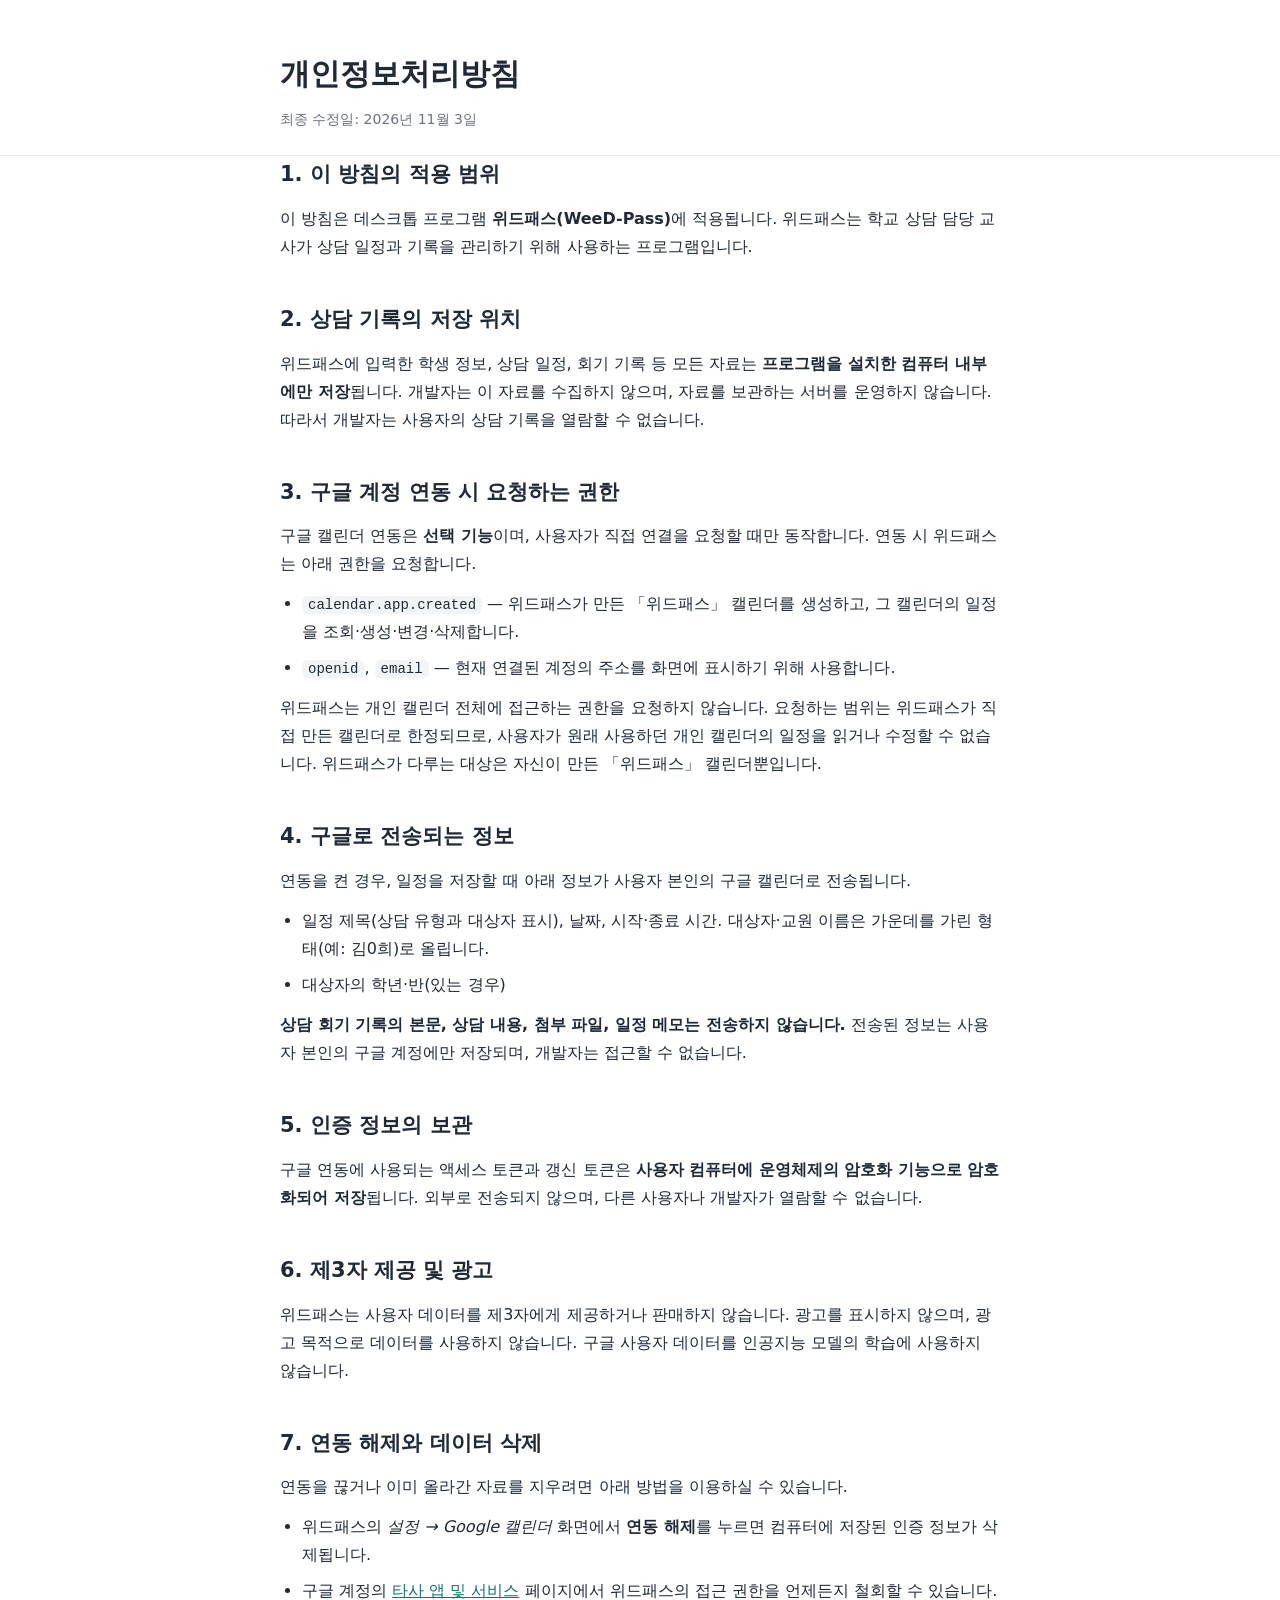
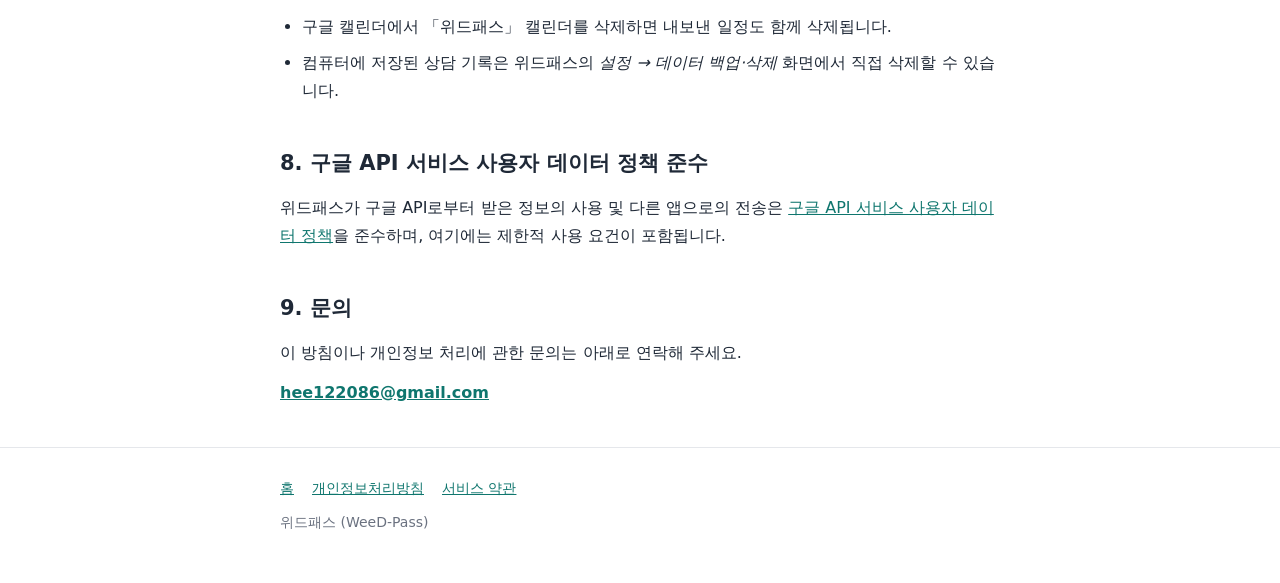
<file: privacy.html>
<!DOCTYPE html>
<html lang="ko">
  <head>
    <meta charset="utf-8" />
    <meta name="viewport" content="width=device-width, initial-scale=1" />
    <title>개인정보처리방침 — 위드패스 (WeeD-Pass)</title>
    <meta
      name="description"
      content="위드패스 개인정보처리방침. 위드패스가 구글 사용자 데이터에 접근하고 사용하는 방식을 설명합니다."
    />
    <link rel="stylesheet" href="style.css" />
  </head>
  <body>
    <header class="page-head">
      <div class="wrap">
        <h1>개인정보처리방침</h1>
        <p class="updated">최종 수정일: 2026년 11월 3일</p>
      </div>
    </header>

    <main class="wrap doc">
      <section>
        <h2>1. 이 방침의 적용 범위</h2>
        <p>
          이 방침은 데스크톱 프로그램 <strong>위드패스(WeeD-Pass)</strong>에 적용됩니다. 위드패스는
          학교 상담 담당 교사가 상담 일정과 기록을 관리하기 위해 사용하는 프로그램입니다.
        </p>
      </section>

      <section>
        <h2>2. 상담 기록의 저장 위치</h2>
        <p>
          위드패스에 입력한 학생 정보, 상담 일정, 회기 기록 등 모든 자료는
          <strong>프로그램을 설치한 컴퓨터 내부에만 저장</strong>됩니다. 개발자는 이 자료를 수집하지
          않으며, 자료를 보관하는 서버를 운영하지 않습니다. 따라서 개발자는 사용자의 상담 기록을
          열람할 수 없습니다.
        </p>
      </section>

      <section>
        <h2>3. 구글 계정 연동 시 요청하는 권한</h2>
        <p>
          구글 캘린더 연동은 <strong>선택 기능</strong>이며, 사용자가 직접 연결을 요청할 때만
          동작합니다. 연동 시 위드패스는 아래 권한을 요청합니다.
        </p>
        <ul>
          <li>
            <code>calendar.app.created</code> — 위드패스가 만든 「위드패스」 캘린더를 생성하고, 그
            캘린더의 일정을 조회·생성·변경·삭제합니다.
          </li>
          <li>
            <code>openid</code>, <code>email</code> — 현재 연결된 계정의 주소를 화면에 표시하기 위해
            사용합니다.
          </li>
        </ul>
        <p>
          위드패스는 개인 캘린더 전체에 접근하는 권한을 요청하지 않습니다. 요청하는 범위는 위드패스가
          직접 만든 캘린더로 한정되므로, 사용자가 원래 사용하던 개인 캘린더의 일정을 읽거나 수정할 수
          없습니다. 위드패스가
          다루는 대상은 자신이 만든 「위드패스」 캘린더뿐입니다.
        </p>
      </section>

      <section>
        <h2>4. 구글로 전송되는 정보</h2>
        <p>
          연동을 켠 경우, 일정을 저장할 때 아래 정보가 사용자 본인의 구글 캘린더로 전송됩니다.
        </p>
        <ul>
          <li>
            일정 제목(상담 유형과 대상자 표시), 날짜, 시작·종료 시간. 대상자·교원 이름은 가운데를
            가린 형태(예: 김0희)로 올립니다.
          </li>
          <li>대상자의 학년·반(있는 경우)</li>
        </ul>
        <p>
          <strong>상담 회기 기록의 본문, 상담 내용, 첨부 파일, 일정 메모는 전송하지 않습니다.</strong>
          전송된 정보는 사용자 본인의 구글 계정에만 저장되며, 개발자는 접근할 수 없습니다.
        </p>
      </section>

      <section>
        <h2>5. 인증 정보의 보관</h2>
        <p>
          구글 연동에 사용되는 액세스 토큰과 갱신 토큰은
          <strong>사용자 컴퓨터에 운영체제의 암호화 기능으로 암호화되어 저장</strong>됩니다. 외부로
          전송되지 않으며, 다른 사용자나 개발자가 열람할 수 없습니다.
        </p>
      </section>

      <section>
        <h2>6. 제3자 제공 및 광고</h2>
        <p>
          위드패스는 사용자 데이터를 제3자에게 제공하거나 판매하지 않습니다. 광고를 표시하지 않으며,
          광고 목적으로 데이터를 사용하지 않습니다. 구글 사용자 데이터를 인공지능 모델의 학습에
          사용하지 않습니다.
        </p>
      </section>

      <section>
        <h2>7. 연동 해제와 데이터 삭제</h2>
        <p>연동을 끊거나 이미 올라간 자료를 지우려면 아래 방법을 이용하실 수 있습니다.</p>
        <ul>
          <li>
            위드패스의 <em>설정 → Google 캘린더</em> 화면에서 <strong>연동 해제</strong>를 누르면
            컴퓨터에 저장된 인증 정보가 삭제됩니다.
          </li>
          <li>
            구글 계정의
            <a href="https://myaccount.google.com/permissions" target="_blank" rel="noreferrer"
              >타사 앱 및 서비스</a
            >
            페이지에서 위드패스의 접근 권한을 언제든지 철회할 수 있습니다.
          </li>
          <li>
            구글 캘린더에서 「위드패스」 캘린더를 삭제하면 내보낸 일정도 함께 삭제됩니다.
          </li>
          <li>
            컴퓨터에 저장된 상담 기록은 위드패스의 <em>설정 → 데이터 백업·삭제</em> 화면에서 직접
            삭제할 수 있습니다.
          </li>
        </ul>
      </section>

      <section>
        <h2>8. 구글 API 서비스 사용자 데이터 정책 준수</h2>
        <p>
          위드패스가 구글 API로부터 받은 정보의 사용 및 다른 앱으로의 전송은
          <a
            href="https://developers.google.com/terms/api-services-user-data-policy"
            target="_blank"
            rel="noreferrer"
            >구글 API 서비스 사용자 데이터 정책</a
          >을 준수하며, 여기에는 제한적 사용 요건이 포함됩니다.
        </p>
      </section>

      <section>
        <h2>9. 문의</h2>
        <p>
          이 방침이나 개인정보 처리에 관한 문의는 아래로 연락해 주세요.
        </p>
        <p class="contact"><a href="mailto:hee122086@gmail.com">hee122086@gmail.com</a></p>
      </section>
    </main>

    <footer>
      <div class="wrap">
        <nav>
          <a href="index.html">홈</a>
          <a href="privacy.html">개인정보처리방침</a>
          <a href="terms.html">서비스 약관</a>
        </nav>
        <p>위드패스 (WeeD-Pass)</p>
      </div>
    </footer>
  </body>
</html>
</file>
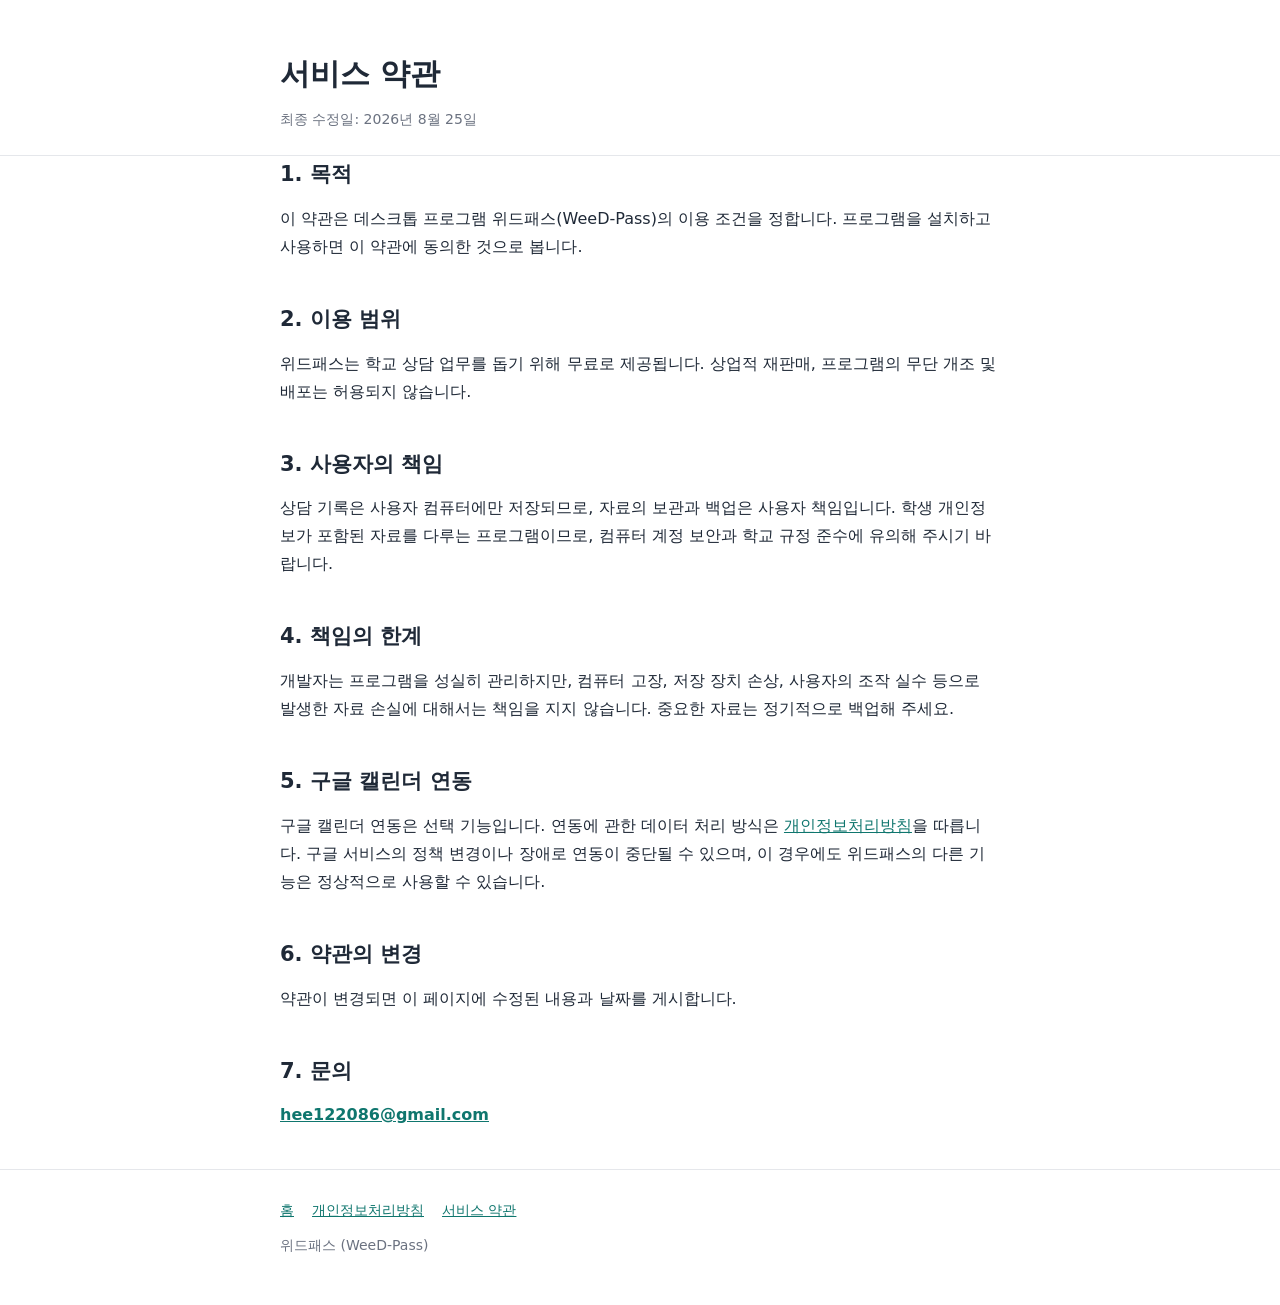
<file: terms.html>
<!DOCTYPE html>
<html lang="ko">
  <head>
    <meta charset="utf-8" />
    <meta name="viewport" content="width=device-width, initial-scale=1" />
    <title>서비스 약관 — 위드패스 (WeeD-Pass)</title>
    <meta name="description" content="위드패스 서비스 약관." />
    <link rel="stylesheet" href="style.css" />
  </head>
  <body>
    <header class="page-head">
      <div class="wrap">
        <h1>서비스 약관</h1>
        <p class="updated">최종 수정일: 2026년 8월 25일</p>
      </div>
    </header>

    <main class="wrap doc">
      <section>
        <h2>1. 목적</h2>
        <p>
          이 약관은 데스크톱 프로그램 위드패스(WeeD-Pass)의 이용 조건을 정합니다. 프로그램을 설치하고
          사용하면 이 약관에 동의한 것으로 봅니다.
        </p>
      </section>

      <section>
        <h2>2. 이용 범위</h2>
        <p>
          위드패스는 학교 상담 업무를 돕기 위해 무료로 제공됩니다. 상업적 재판매, 프로그램의 무단 개조
          및 배포는 허용되지 않습니다.
        </p>
      </section>

      <section>
        <h2>3. 사용자의 책임</h2>
        <p>
          상담 기록은 사용자 컴퓨터에만 저장되므로, 자료의 보관과 백업은 사용자 책임입니다. 학생
          개인정보가 포함된 자료를 다루는 프로그램이므로, 컴퓨터 계정 보안과 학교 규정 준수에 유의해
          주시기 바랍니다.
        </p>
      </section>

      <section>
        <h2>4. 책임의 한계</h2>
        <p>
          개발자는 프로그램을 성실히 관리하지만, 컴퓨터 고장, 저장 장치 손상, 사용자의 조작 실수 등으로
          발생한 자료 손실에 대해서는 책임을 지지 않습니다. 중요한 자료는 정기적으로 백업해 주세요.
        </p>
      </section>

      <section>
        <h2>5. 구글 캘린더 연동</h2>
        <p>
          구글 캘린더 연동은 선택 기능입니다. 연동에 관한 데이터 처리 방식은
          <a href="privacy.html">개인정보처리방침</a>을 따릅니다. 구글 서비스의 정책 변경이나 장애로
          연동이 중단될 수 있으며, 이 경우에도 위드패스의 다른 기능은 정상적으로 사용할 수 있습니다.
        </p>
      </section>

      <section>
        <h2>6. 약관의 변경</h2>
        <p>
          약관이 변경되면 이 페이지에 수정된 내용과 날짜를 게시합니다.
        </p>
      </section>

      <section>
        <h2>7. 문의</h2>
        <p class="contact"><a href="mailto:hee122086@gmail.com">hee122086@gmail.com</a></p>
      </section>
    </main>

    <footer>
      <div class="wrap">
        <nav>
          <a href="index.html">홈</a>
          <a href="privacy.html">개인정보처리방침</a>
          <a href="terms.html">서비스 약관</a>
        </nav>
        <p>위드패스 (WeeD-Pass)</p>
      </div>
    </footer>
  </body>
</html>
</file>
<file: site.css>
:root {
  --ink: #17302d;
  --body: #3d4f4c;
  --muted: #6b7c79;
  --line: #e2ebe9;
  --soft: #eef8f6;
  --brand: #0f766e;
  --brand-600: #0d9488;
  --brand-100: #ccfbf1;
  --accent: #f5c26b;
  --radius: 14px;
}

* {
  box-sizing: border-box;
}

html {
  scroll-behavior: smooth;
  scroll-padding-top: 76px;
}

body {
  margin: 0;
  color: var(--body);
  background: #fff;
  font-family: 'Pretendard', 'Malgun Gothic', 'Apple SD Gothic Neo', system-ui, sans-serif;
  line-height: 1.7;
  word-break: keep-all;
  -webkit-font-smoothing: antialiased;
}

img {
  max-width: 100%;
  display: block;
}

a {
  color: var(--brand);
}

.wrap {
  width: 100%;
  max-width: 1120px;
  margin: 0 auto;
  padding: 0 24px;
}

/* 상단 메뉴 */
.nav {
  position: sticky;
  top: 0;
  z-index: 20;
  background: rgba(255, 255, 255, 0.94);
  backdrop-filter: blur(8px);
  border-bottom: 1px solid var(--line);
}

.nav .wrap {
  display: flex;
  align-items: center;
  gap: 28px;
  height: 64px;
}

.logo {
  display: flex;
  align-items: center;
  gap: 10px;
  color: var(--ink);
  font-weight: 800;
  font-size: 19px;
  text-decoration: none;
}

.logo img {
  width: 34px;
  height: 34px;
}

.logo small {
  color: var(--muted);
  font-weight: 500;
  font-size: 13px;
}

.nav-links {
  display: flex;
  gap: 26px;
  margin-left: auto;
}

.nav-links a {
  color: var(--ink);
  font-size: 15px;
  text-decoration: none;
}

.nav-links a:hover {
  color: var(--brand);
}

.btn {
  display: inline-flex;
  align-items: center;
  justify-content: center;
  gap: 8px;
  border-radius: 10px;
  padding: 12px 22px;
  font-weight: 700;
  font-size: 15px;
  text-decoration: none;
  border: 1px solid transparent;
  cursor: pointer;
  font-family: inherit;
}

.btn-primary {
  background: var(--brand);
  color: #fff;
}

.btn-primary:hover {
  background: #0b5f59;
}

.btn-line {
  border-color: #c9d8d5;
  color: var(--ink);
  background: #fff;
}

.btn-line:hover {
  border-color: var(--brand);
  color: var(--brand);
}

.btn-sm {
  padding: 8px 16px;
  font-size: 14px;
}

/* 첫 화면 */
.hero {
  background: linear-gradient(180deg, var(--soft) 0%, #f7fbfa 70%, #fff 100%);
  padding: 72px 0 0;
  overflow: hidden;
}

.hero-grid {
  display: grid;
  grid-template-columns: 1.15fr 1fr;
  gap: 48px;
  align-items: end;
}

.eyebrow {
  margin: 0 0 14px;
  color: var(--brand);
  font-weight: 700;
  font-size: 15px;
}

.hero h1 {
  margin: 0;
  color: var(--ink);
  font-size: 46px;
  line-height: 1.3;
  letter-spacing: -0.02em;
}

.hero-side p {
  margin: 0 0 22px;
  font-size: 17px;
}

.hero-actions {
  display: flex;
  gap: 12px;
  flex-wrap: wrap;
  align-items: center;
}

.hero-note {
  margin: 14px 0 0;
  font-size: 14px;
  color: var(--muted);
}

.hero-shot {
  margin-top: 56px;
}

.shot-note {
  margin: 12px 0 0;
  font-size: 13px;
  color: var(--muted);
  text-align: center;
}

/* 앱 화면 그림 */
.window {
  background: #fff;
  border: 1px solid #d5e2df;
  border-radius: 14px 14px 0 0;
  box-shadow: 0 30px 60px -30px rgba(15, 118, 110, 0.35);
  overflow: hidden;
  font-size: 12px;
  color: #374151;
  line-height: 1.45;
}

.window.rounded {
  border-radius: 14px;
}

.titlebar {
  display: flex;
  align-items: center;
  gap: 8px;
  height: 30px;
  padding: 0 12px;
  border-bottom: 1px solid #edf2f1;
  color: #6b7280;
  font-size: 11px;
}

.titlebar img {
  width: 14px;
  height: 14px;
}

.titlebar .dots {
  margin-left: auto;
  letter-spacing: 10px;
}

.app {
  display: grid;
  grid-template-columns: 150px 1fr;
  min-height: 420px;
}

.app.compact {
  grid-template-columns: 1fr;
  min-height: 0;
}

.side {
  background: #f8fbfb;
  border-right: 1px solid #edf2f1;
  padding: 12px 10px;
}

.side .brand {
  display: flex;
  align-items: center;
  gap: 6px;
  margin-bottom: 14px;
  font-weight: 800;
  color: var(--brand);
  font-size: 13px;
}

.side .brand img {
  width: 20px;
  height: 20px;
}

.side .item {
  padding: 6px 8px;
  border-radius: 7px;
  margin-bottom: 2px;
  color: #4b5563;
}

.side .item.on {
  background: var(--brand-600);
  color: #fff;
  font-weight: 700;
}

.side .sep {
  height: 1px;
  background: #e5eceb;
  margin: 10px 4px;
}

.side .quick {
  display: grid;
  grid-template-columns: 1fr 1fr;
  gap: 5px;
}

.side .quick span {
  border: 1px solid #d9e6e3;
  background: #fff;
  border-radius: 7px;
  padding: 5px 0;
  text-align: center;
  font-size: 11px;
}

.main {
  padding: 14px 16px;
  background: #fcfefe;
}

.banner {
  display: flex;
  align-items: center;
  justify-content: space-between;
  gap: 12px;
  background: linear-gradient(90deg, #0f766e, #14b8a6);
  color: #fff;
  border-radius: 10px;
  padding: 12px 16px;
  margin-bottom: 12px;
}

.banner b {
  font-size: 15px;
}

.banner .now {
  background: rgba(255, 255, 255, 0.18);
  border-radius: 8px;
  padding: 6px 10px;
  text-align: right;
  font-size: 11px;
}

.banner .now strong {
  display: block;
  font-size: 15px;
}

.cols {
  display: grid;
  grid-template-columns: 1.6fr 1fr;
  gap: 12px;
}

.card {
  background: #fff;
  border: 1px solid #e6eeec;
  border-radius: 10px;
  padding: 10px 12px;
}

.card h4 {
  margin: 0 0 8px;
  font-size: 12px;
  color: #1f2937;
  display: flex;
  justify-content: space-between;
  align-items: center;
}

.card h4 small {
  color: #9ca3af;
  font-weight: 500;
}

.cal {
  display: grid;
  grid-template-columns: repeat(7, 1fr);
  border-top: 1px solid #eef2f1;
  border-left: 1px solid #eef2f1;
}

.cal div {
  border-right: 1px solid #eef2f1;
  border-bottom: 1px solid #eef2f1;
  min-height: 46px;
  padding: 3px 4px;
  font-size: 10px;
}

.cal .head {
  min-height: 0;
  text-align: center;
  color: #6b7280;
  background: #f8fbfb;
}

.cal .sun {
  color: #dc2626;
}

.cal .sat {
  color: #2563eb;
}

.cal .today {
  background: #f0fdfa;
  outline: 2px solid var(--brand-600);
  outline-offset: -2px;
}

.cal .ev {
  display: block;
  margin-top: 2px;
  white-space: nowrap;
  overflow: hidden;
  text-overflow: ellipsis;
  font-size: 9.5px;
}

.dot {
  display: inline-block;
  width: 6px;
  height: 6px;
  border-radius: 50%;
  margin-right: 3px;
  vertical-align: middle;
}

.d-ind {
  background: #0d9488;
}

.d-grp {
  background: #8b5cf6;
}

.d-par {
  background: #f59e0b;
}

.d-con {
  background: #3b82f6;
}

.d-etc {
  background: #9ca3af;
}

.list {
  list-style: none;
  margin: 0;
  padding: 0;
}

.list li {
  display: flex;
  align-items: center;
  gap: 8px;
  padding: 7px 0;
  border-bottom: 1px dashed #edf2f1;
}

.list li:last-child {
  border-bottom: 0;
}

.list .time {
  width: 44px;
  color: #6b7280;
  font-variant-numeric: tabular-nums;
}

.tag {
  margin-left: auto;
  border-radius: 999px;
  padding: 1px 8px;
  font-size: 10px;
  border: 1px solid;
}

.tag.done {
  color: #0f766e;
  border-color: #99f6e4;
  background: #f0fdfa;
}

.tag.todo {
  color: #b45309;
  border-color: #fde68a;
  background: #fffbeb;
}

.tag.plan {
  color: #6b7280;
  border-color: #e5e7eb;
}

.chips {
  display: flex;
  gap: 5px;
  flex-wrap: wrap;
  margin-bottom: 8px;
}

.chips span {
  border: 1px solid #e3ebe9;
  border-radius: 999px;
  padding: 1px 8px;
  font-size: 10px;
  background: #fff;
}

/* 기록·대장 그림 */
.table {
  width: 100%;
  border-collapse: collapse;
  font-size: 11px;
}

.table th,
.table td {
  border-bottom: 1px solid #eef2f1;
  padding: 6px 6px;
  text-align: left;
  white-space: nowrap;
}

.table th {
  color: #6b7280;
  font-weight: 600;
  background: #f8fbfb;
}

.field {
  margin-bottom: 8px;
}

.field label {
  display: block;
  color: #6b7280;
  font-size: 10.5px;
  margin-bottom: 2px;
}

.field div {
  border: 1px solid #e3ebe9;
  border-radius: 7px;
  padding: 5px 8px;
  background: #fff;
}

.field .tall {
  min-height: 62px;
  color: #9ca3af;
}

.timeline {
  border-left: 2px solid #ccfbf1;
  margin-left: 6px;
  padding-left: 12px;
}

.timeline div {
  position: relative;
  margin-bottom: 10px;
}

.timeline div::before {
  content: '';
  position: absolute;
  left: -18px;
  top: 4px;
  width: 9px;
  height: 9px;
  border-radius: 50%;
  background: var(--brand-600);
  border: 2px solid #fff;
}

.timeline b {
  display: block;
  font-size: 11px;
}

.timeline span {
  color: #6b7280;
  font-size: 10.5px;
}

/* 확인증 그림 */
.slip {
  background: #fff;
  border: 1px solid #e5e7eb;
  border-radius: 6px;
  padding: 14px 16px;
  font-size: 11px;
  box-shadow: 0 10px 24px -16px rgba(0, 0, 0, 0.25);
}

.slip h5 {
  margin: 0 0 10px;
  text-align: center;
  font-size: 14px;
  letter-spacing: 0.3em;
}

.slip .box {
  border: 1.5px solid #111827;
  padding: 10px;
  text-align: center;
  margin-bottom: 10px;
}

.slip .sign {
  display: flex;
  justify-content: space-between;
  color: #6b7280;
}

.tt {
  display: grid;
  grid-template-columns: 30px repeat(5, 1fr);
  gap: 3px;
  font-size: 10px;
  text-align: center;
}

.tt div {
  border-radius: 5px;
  padding: 5px 2px;
  background: #f8fbfb;
  border: 1px solid #eef2f1;
}

.tt .h {
  background: transparent;
  border: 0;
  color: #6b7280;
}

.tt .busy {
  background: #e5e7eb;
  color: #9ca3af;
}

.tt .pick {
  background: var(--brand-600);
  border-color: var(--brand-600);
  color: #fff;
  font-weight: 700;
}

/* 출석부 그림 */
.att {
  display: grid;
  grid-template-columns: 70px repeat(6, 1fr);
  gap: 3px;
  font-size: 10.5px;
  text-align: center;
}

.att div {
  padding: 5px 0;
  border-radius: 5px;
}

.att .n {
  text-align: left;
  padding-left: 4px;
}

.att .hd {
  color: #6b7280;
}

.att .o {
  background: #ede9fe;
  color: #6d28d9;
  font-weight: 700;
}

.att .x {
  background: #fee2e2;
  color: #b91c1c;
}

.att .l {
  background: #fef3c7;
  color: #b45309;
}

.att .e {
  background: #f3f4f6;
  color: #9ca3af;
}

/* 섹션 */
.section {
  padding: 96px 0;
}

.section.alt {
  background: #f7fbfa;
}

.section-head {
  display: grid;
  grid-template-columns: 1.1fr 1fr;
  gap: 40px;
  align-items: end;
  margin-bottom: 56px;
}

.section-head h2 {
  margin: 0;
  color: var(--ink);
  font-size: 34px;
  line-height: 1.35;
  letter-spacing: -0.02em;
}

.section-head p {
  margin: 0;
  font-size: 16px;
  justify-self: end;
  max-width: 420px;
}

.feature {
  display: grid;
  grid-template-columns: 1fr 1.25fr;
  gap: 56px;
  align-items: center;
  margin-bottom: 96px;
}

.feature:last-child {
  margin-bottom: 0;
}

.feature.flip > :first-child {
  order: 2;
}

.feature h3 {
  margin: 0 0 14px;
  color: var(--ink);
  font-size: 26px;
  line-height: 1.4;
  letter-spacing: -0.01em;
}

.feature .kicker {
  display: inline-block;
  margin-bottom: 12px;
  color: var(--brand);
  font-weight: 700;
  font-size: 14px;
}

.feature p {
  margin: 0 0 18px;
  font-size: 16px;
}

.checks {
  list-style: none;
  margin: 0;
  padding: 0;
}

.checks li {
  position: relative;
  padding-left: 26px;
  margin-bottom: 8px;
  font-size: 15px;
}

.checks li::before {
  content: '';
  position: absolute;
  left: 0;
  top: 7px;
  width: 16px;
  height: 16px;
  border-radius: 50%;
  background: var(--brand-100)
    url("data:image/svg+xml,%3Csvg xmlns='http://www.w3.org/2000/svg' viewBox='0 0 16 16'%3E%3Cpath d='M4 8.2l2.6 2.6L12 5.4' fill='none' stroke='%230f766e' stroke-width='2' stroke-linecap='round' stroke-linejoin='round'/%3E%3C/svg%3E")
    center / 12px no-repeat;
}

.mini-grid {
  display: grid;
  grid-template-columns: repeat(3, 1fr);
  gap: 18px;
}

.mini {
  border: 1px solid var(--line);
  border-radius: var(--radius);
  padding: 22px;
  background: #fff;
}

.mini .ico {
  width: 40px;
  height: 40px;
  border-radius: 10px;
  background: var(--soft);
  color: var(--brand);
  display: grid;
  place-items: center;
  font-size: 20px;
  margin-bottom: 14px;
}

.mini h4 {
  margin: 0 0 6px;
  color: var(--ink);
  font-size: 17px;
}

.mini p {
  margin: 0;
  font-size: 14.5px;
}

/* 시작하기 */
.steps {
  display: grid;
  grid-template-columns: repeat(3, 1fr);
  gap: 18px;
  counter-reset: step;
}

.step {
  border: 1px solid var(--line);
  border-radius: var(--radius);
  padding: 26px 24px;
  background: #fff;
}

.step::before {
  counter-increment: step;
  content: counter(step);
  display: grid;
  place-items: center;
  width: 34px;
  height: 34px;
  border-radius: 50%;
  background: var(--brand);
  color: #fff;
  font-weight: 800;
  margin-bottom: 14px;
}

.step h4 {
  margin: 0 0 8px;
  color: var(--ink);
  font-size: 18px;
}

.step p {
  margin: 0;
  font-size: 15px;
}

.download-box {
  margin-top: 28px;
  border-radius: var(--radius);
  background: var(--ink);
  color: #d6e5e2;
  padding: 30px 32px;
  display: flex;
  align-items: center;
  gap: 24px;
  flex-wrap: wrap;
}

.download-box h3 {
  margin: 0 0 4px;
  color: #fff;
  font-size: 22px;
}

.download-box p {
  margin: 0;
  font-size: 14.5px;
}

.download-box .btn {
  margin-left: auto;
}

.download-box .btn-primary {
  background: var(--accent);
  color: var(--ink);
}

.download-box .btn-primary:hover {
  background: #f0b44a;
}

/* 업데이트 소식 */
.news {
  display: grid;
  grid-template-columns: repeat(3, 1fr);
  gap: 18px;
}

.news article {
  border: 1px solid var(--line);
  border-radius: var(--radius);
  padding: 22px;
  background: #fff;
}

.news .ver {
  color: var(--brand);
  font-weight: 800;
}

.news time {
  margin-left: 8px;
  color: var(--muted);
  font-size: 13px;
}

.news ul {
  margin: 10px 0 0;
  padding-left: 18px;
  font-size: 14.5px;
}

/* 소개하기 */
.share {
  display: grid;
  grid-template-columns: 1fr 1fr;
  gap: 24px;
  align-items: stretch;
}

.share-card {
  border: 1px solid var(--line);
  border-radius: var(--radius);
  padding: 24px;
  background: #fff;
}

.share-card h4 {
  margin: 0 0 10px;
  color: var(--ink);
  font-size: 18px;
}

.share-text {
  white-space: pre-line;
  background: #f7fbfa;
  border: 1px solid var(--line);
  border-radius: 10px;
  padding: 14px 16px;
  font-size: 14.5px;
  margin-bottom: 14px;
}

.link-row {
  display: flex;
  gap: 8px;
}

.link-row input {
  flex: 1;
  min-width: 0;
  border: 1px solid #c9d8d5;
  border-radius: 10px;
  padding: 10px 12px;
  font: inherit;
  font-size: 14px;
  color: var(--ink);
}

.copied {
  color: var(--brand);
  font-size: 13px;
  min-height: 20px;
  margin-top: 6px;
}

/* 자주 묻는 질문 */
.faq details {
  border-bottom: 1px solid var(--line);
  padding: 18px 4px;
}

.faq summary {
  cursor: pointer;
  color: var(--ink);
  font-weight: 700;
  font-size: 16.5px;
  list-style: none;
}

.faq summary::-webkit-details-marker {
  display: none;
}

.faq summary::after {
  content: '+';
  float: right;
  color: var(--brand);
  font-size: 22px;
  line-height: 1;
}

.faq details[open] summary::after {
  content: '–';
}

.faq details p {
  margin: 12px 0 0;
  font-size: 15px;
}

/* 아래 */
.foot {
  border-top: 1px solid var(--line);
  padding: 36px 0 56px;
  color: var(--muted);
  font-size: 14px;
}

.foot .wrap {
  display: flex;
  justify-content: space-between;
  gap: 20px;
  flex-wrap: wrap;
}

.foot nav {
  display: flex;
  gap: 18px;
  flex-wrap: wrap;
}

.foot a {
  color: var(--muted);
}

/* 사용 설명서 */
.guide-head {
  background: var(--soft);
  border-bottom: 1px solid var(--line);
  padding: 56px 0 40px;
}

.guide-head h1 {
  margin: 0 0 8px;
  color: var(--ink);
  font-size: 36px;
}

.guide-head p {
  margin: 0;
  font-size: 16px;
}

.guide {
  display: grid;
  grid-template-columns: 220px 1fr;
  gap: 56px;
  padding-top: 48px;
  padding-bottom: 80px;
}

.toc {
  position: sticky;
  top: 88px;
  align-self: start;
  font-size: 14.5px;
}

.toc b {
  display: block;
  color: var(--ink);
  margin-bottom: 10px;
}

.toc a {
  display: block;
  padding: 5px 0 5px 12px;
  border-left: 2px solid var(--line);
  color: var(--body);
  text-decoration: none;
}

.toc a:hover {
  border-left-color: var(--brand);
  color: var(--brand);
}

.doc h2 {
  margin: 0 0 14px;
  padding-top: 8px;
  color: var(--ink);
  font-size: 25px;
}

.doc h3 {
  margin: 26px 0 8px;
  color: var(--ink);
  font-size: 18px;
}

.doc section {
  margin-bottom: 56px;
}

.doc p,
.doc li {
  font-size: 15.5px;
}

.doc ol,
.doc ul {
  padding-left: 22px;
}

.doc li {
  margin-bottom: 6px;
}

.tip {
  border-left: 4px solid var(--brand-600);
  background: var(--soft);
  border-radius: 0 10px 10px 0;
  padding: 12px 16px;
  margin: 14px 0;
  font-size: 15px;
}

.tip.warn {
  border-left-color: var(--accent);
  background: #fffaf0;
}

kbd,
.ui {
  display: inline-block;
  border: 1px solid #c9d8d5;
  border-bottom-width: 2px;
  border-radius: 6px;
  padding: 0 7px;
  font-size: 13.5px;
  font-family: inherit;
  color: var(--ink);
  background: #fff;
  line-height: 1.6;
}

@media (max-width: 900px) {
  .hero-grid,
  .section-head,
  .feature,
  .share,
  .guide {
    grid-template-columns: 1fr;
  }

  .feature.flip > :first-child {
    order: 0;
  }

  .section-head p {
    justify-self: start;
  }

  .mini-grid,
  .steps,
  .news {
    grid-template-columns: 1fr;
  }

  .hero h1 {
    font-size: 34px;
  }

  .section-head h2 {
    font-size: 28px;
  }

  .nav-links {
    display: none;
  }

  .nav .btn {
    margin-left: auto;
  }

  .app {
    grid-template-columns: 1fr;
  }

  .side {
    display: none;
  }

  .cols {
    grid-template-columns: 1fr;
  }

  .toc {
    position: static;
  }
}
</file>
<file: style.css>
:root {
  --ink: #1f2937;
  --muted: #6b7280;
  --line: #e5e7eb;
  --brand: #0f766e;
  --brand-soft: #f0fdfa;
}

* {
  box-sizing: border-box;
}

body {
  margin: 0;
  color: var(--ink);
  background: #fff;
  font-family: 'Malgun Gothic', 'Apple SD Gothic Neo', system-ui, sans-serif;
  line-height: 1.75;
  -webkit-font-smoothing: antialiased;
}

.wrap {
  width: 100%;
  max-width: 760px;
  margin: 0 auto;
  padding: 0 20px;
}

a {
  color: var(--brand);
}

.hero {
  background: linear-gradient(180deg, var(--brand-soft), #fff);
  border-bottom: 1px solid var(--line);
  padding: 72px 0 48px;
}

.eyebrow {
  margin: 0 0 8px;
  color: var(--brand);
  font-size: 14px;
  font-weight: 700;
  letter-spacing: 0.04em;
}

.hero h1 {
  margin: 0;
  font-size: 40px;
  line-height: 1.25;
}

.hero h1 span {
  display: inline-block;
  margin-left: 8px;
  color: var(--muted);
  font-size: 20px;
  font-weight: 500;
}

.lead {
  margin: 16px 0 0;
  font-size: 17px;
  color: #374151;
}

.page-head {
  border-bottom: 1px solid var(--line);
  padding: 48px 0 24px;
}

.page-head h1 {
  margin: 0;
  font-size: 30px;
}

.updated {
  margin: 6px 0 0;
  color: var(--muted);
  font-size: 14px;
}

main {
  padding: 40px 20px 64px;
}

section {
  margin-bottom: 40px;
}

h2 {
  margin: 0 0 12px;
  font-size: 21px;
}

h3 {
  margin: 0 0 6px;
  font-size: 16px;
}

p {
  margin: 0 0 12px;
}

.cards {
  list-style: none;
  margin: 0;
  padding: 0;
  display: grid;
  gap: 16px;
  grid-template-columns: repeat(auto-fit, minmax(300px, 1fr));
}

.cards li {
  border: 1px solid var(--line);
  border-radius: 14px;
  padding: 18px 20px;
  background: #fff;
}

.cards p {
  margin: 0;
  font-size: 15px;
  color: #4b5563;
}

.doc ul {
  margin: 0 0 12px;
  padding-left: 22px;
}

.doc li {
  margin-bottom: 8px;
}

code {
  background: #f3f4f6;
  border-radius: 5px;
  padding: 1px 6px;
  font-size: 14px;
}

.contact a {
  font-weight: 700;
}

footer {
  border-top: 1px solid var(--line);
  padding: 28px 0 48px;
  color: var(--muted);
  font-size: 14px;
}

footer nav {
  display: flex;
  gap: 18px;
  flex-wrap: wrap;
  margin-bottom: 10px;
}

footer p {
  margin: 0;
}
</file>
